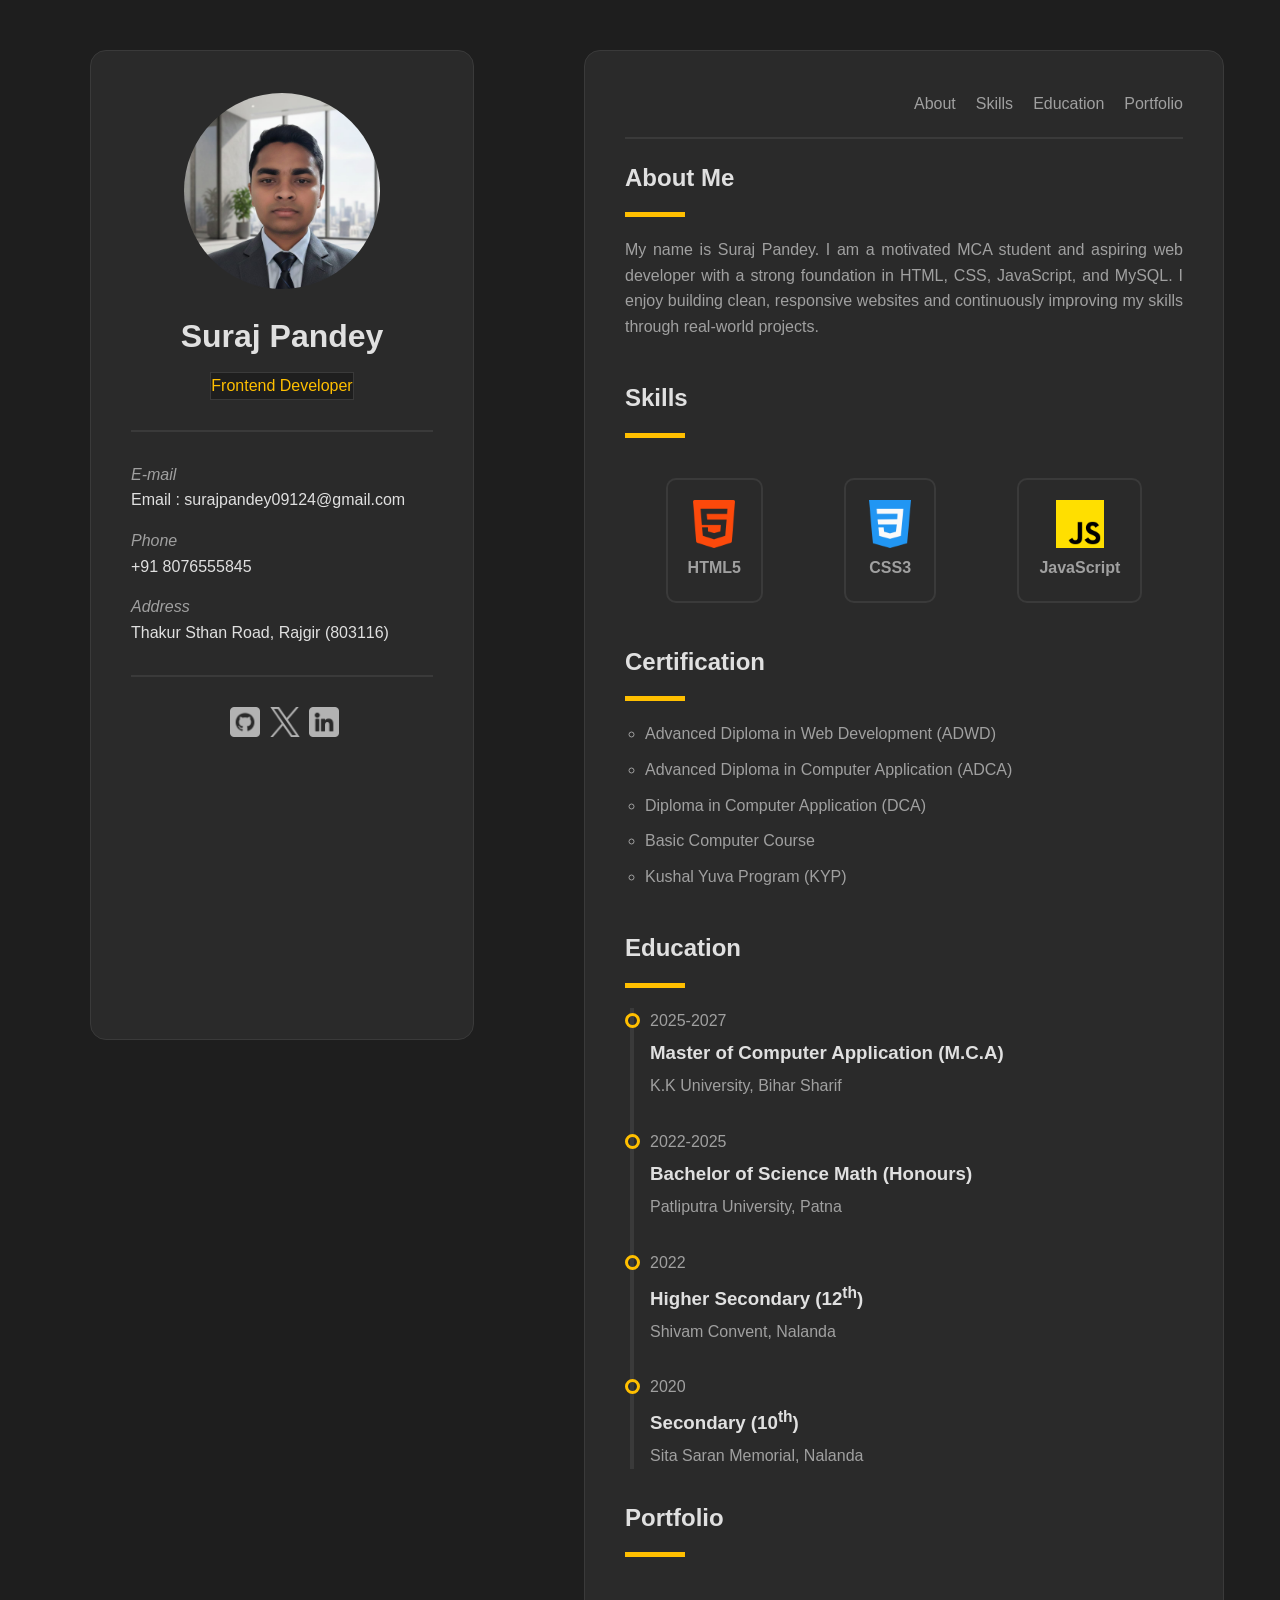
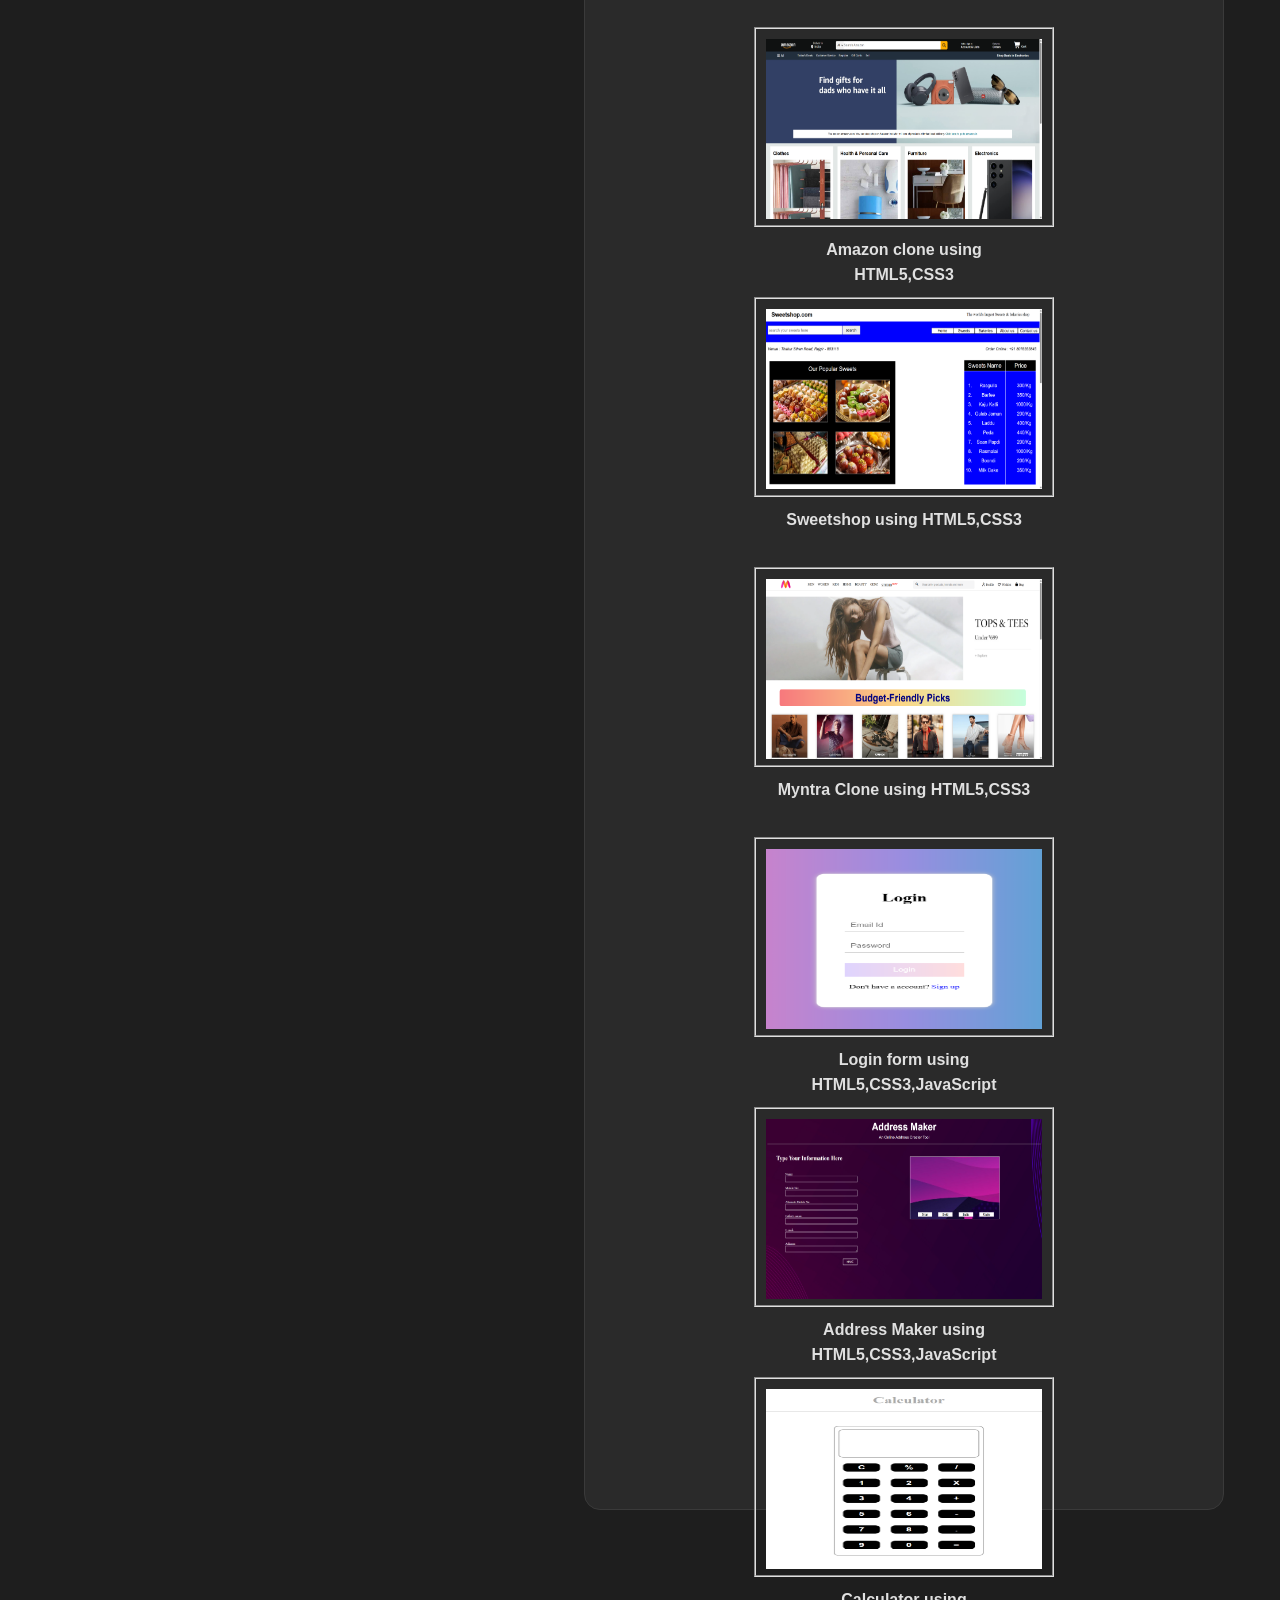
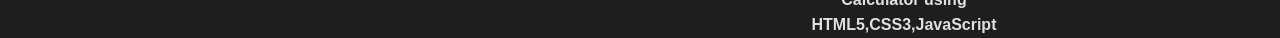
<file: index.html>
<!doctype html>
<html lang="en-us">
    <head>
        <meta charset="utf-8">
        <meta name="viewport" content="width=device-width, initial-scale=1.0">
        <title></title>
        <link rel="icon" href="picture/suraj.jpeg">
        <link rel="stylesheet" href="style.css">
    </head>
    <body>
    <!-- main_box-->
    <div class="main">
        <!-- side_bar -->
    <div class="m1">
        <!-- profile -->
        <div class="profile">
            <div><img src="picture/suraj.jpeg"></div>
            <h1>Suraj Pandey</h1>
            <p>Frontend Developer</p>
        </div>
        <!-- contact -->
        <div class="contact">
            <!-- E-mail -->
            <nav class="email">
                <address class="em">E-mail</address>
                <a href="mailto:surajpandey09124@gmail.com" class="value">Email : surajpandey09124@gmail.com</a>
            </nav>
            <!-- Phone -->
            <nav class="phone">
                <address class="em">Phone</address>
                <a href="tel:8076555845" class="value">+91 8076555845</a>
            </nav>
            <!-- Location -->
            <nav class="location">
                <address class="em">Address</address>
                <a class="value">Thakur Sthan Road, Rajgir (803116)</a>
            </nav>
        </div>
        <!-- social -->
        <div class="social">
            <a href="http://surajpandey-09124.github.io/"><img src="picture/g1.png"></a>
            <a href="http://surajpandey-09124.github.io/"><img src="picture/g2.png"></a>
            <a href="https://www.linkedin.com/in/surajpandey09124"><img src="picture/g3.png"></a>
        </div>
    </div>
     <!-- main_container -->
    <div class="m2">
    <!-- navigation -->
     <div class="navigation">
        <nav class="flex">
            <a href="#about" class="n1">About</a>
            <a href="#skill">Skills</a>
            <a href="#education">Education</a>
            <a href="#port">Portfolio</a>
        </nav>
     </div>
        <!-- about me -->
      <div id="about">
        <h2 class="heading">About Me</h2>
        <div class="line"></div>
        <p class="content">My name is Suraj Pandey. I am a motivated MCA student and aspiring web developer
with a strong foundation in HTML, CSS, JavaScript, and MySQL.
I enjoy building clean, responsive websites and continuously improving my skills through real-world projects.</p>
      </div>
      <!-- skills -->
       <div id="skill">
        <h2 class="heading">Skills</h2>
        <div class="line"></div>
        <div class="grid">
            <div class="item">
                <img src="picture/h1.png">
                <h4>HTML5</h4>
            </div>
            <div class="item">
                <img src="picture/h2.png">
                <h4>CSS3</h4>
            </div>
            <div class="item">
                <img src="picture/h3.png">
                <h4>JavaScript</h4>
            </div>
        </div>
       </div>
       <!-- certification -->
        <div id="skill">
            <h2 class="heading">Certification</h2>
            <div class="line"></div> 
            <ul type="circle">
                <li>Advanced Diploma in Web Development (ADWD)</li>
                <li>Advanced Diploma in Computer Application (ADCA)</li>
                <li>Diploma in Computer Application (DCA)</li>
                <li>Basic Computer Course</li>
                <li>Kushal Yuva Program (KYP)</li>
            </ul>
        </div>
       <!-- Education -->
        <div id="education">
        <h2 class="heading">Education</h2>
        <div class="line"></div>
        <div class="edu">
            <div class="e1">
                <div class="year">2025-2027</div>
                <h3 class="degree">Master of Computer Application (M.C.A)</h3>
                <p class="college">
                K.K University, Bihar Sharif
                </p>
                <div class="circle"></div>
            </div>
            <div class="e2">
                <div class="year">2022-2025</div>
                <h3 class="degree">Bachelor of Science Math (Honours)</h3>
                <p class="college">
                Patliputra University, Patna
                </p>
                <div class="circle"></div>
            </div>
            <div class="e3">
                <div class="year">2022</div>
                <h3 class="degree">Higher Secondary (12<sup>th</sup>)</h3>
                <p class="college">
                Shivam Convent, Nalanda
                </p>
                <div class="circle"></div>
            </div>
            <div class="e4">
                <div class="year">2020</div>
                <h3 class="degree">Secondary (10<sup>th</sup>)</h3>
                <p class="college">
                Sita Saran Memorial, Nalanda
                </p>
                <div class="circle"></div>
            </div>
            <div class="liner"></div>
        </div>
        </div>
        <!-- Portfolio -->
        <div id="port">
        <h2 class="heading">Portfolio</h2>
        <div class="line"></div>
        <div class="w">
          <div class="w1">
            <a href="./amazon_clone/index.html">
              <img src="picture/w3.png">
            </a>
            <p>Amazon clone using HTML5,CSS3</p>
          </div>
          <div class="w2">
            <a href="./sweetshop/index.html">
              <img src="picture/w2.png">
            </a>
            <p>Sweetshop using HTML5,CSS3</p>
          </div>
          <div class="w3">
            <a href="./myntra_clone/index.html">
              <img src="picture/w1.png">
            </a>
            <p>Myntra Clone using HTML5,CSS3</p>
          </div>
          <div class="w4">
            <a href="./login_application/index.html">
              <img src="picture/w6.png">
            </a>
            <p>Login form using HTML5,CSS3,JavaScript</p>
          </div>
          <div class="w5">
            <a href="./address_maker.com/index.html">
              <img src="picture/w4.png">
            </a>
            <p>Address Maker using HTML5,CSS3,JavaScript</p>
          </div>
          <div class="w6">
            <a href="./calculator_2/index.html">
              <img src="picture/w5.png">
            </a>
            <p>Calculator using HTML5,CSS3,JavaScript</p>
          </div>
          <!-- <div class="w7">
            <a href="#">
              <img src="#">
            </a>
            <p>Address Maker using HTML5,CSS3,JavaScript</p>
          </div>
          <div class="w8">
            <a href="#">
              <img src="">
            </a>
            <p>Calculator using HTML5,CSS3,JavaScript</p>
          </div> -->
        </div>
         </div>
        
        </div>
        </div>
    </div>
    </body>
</html>
</file>
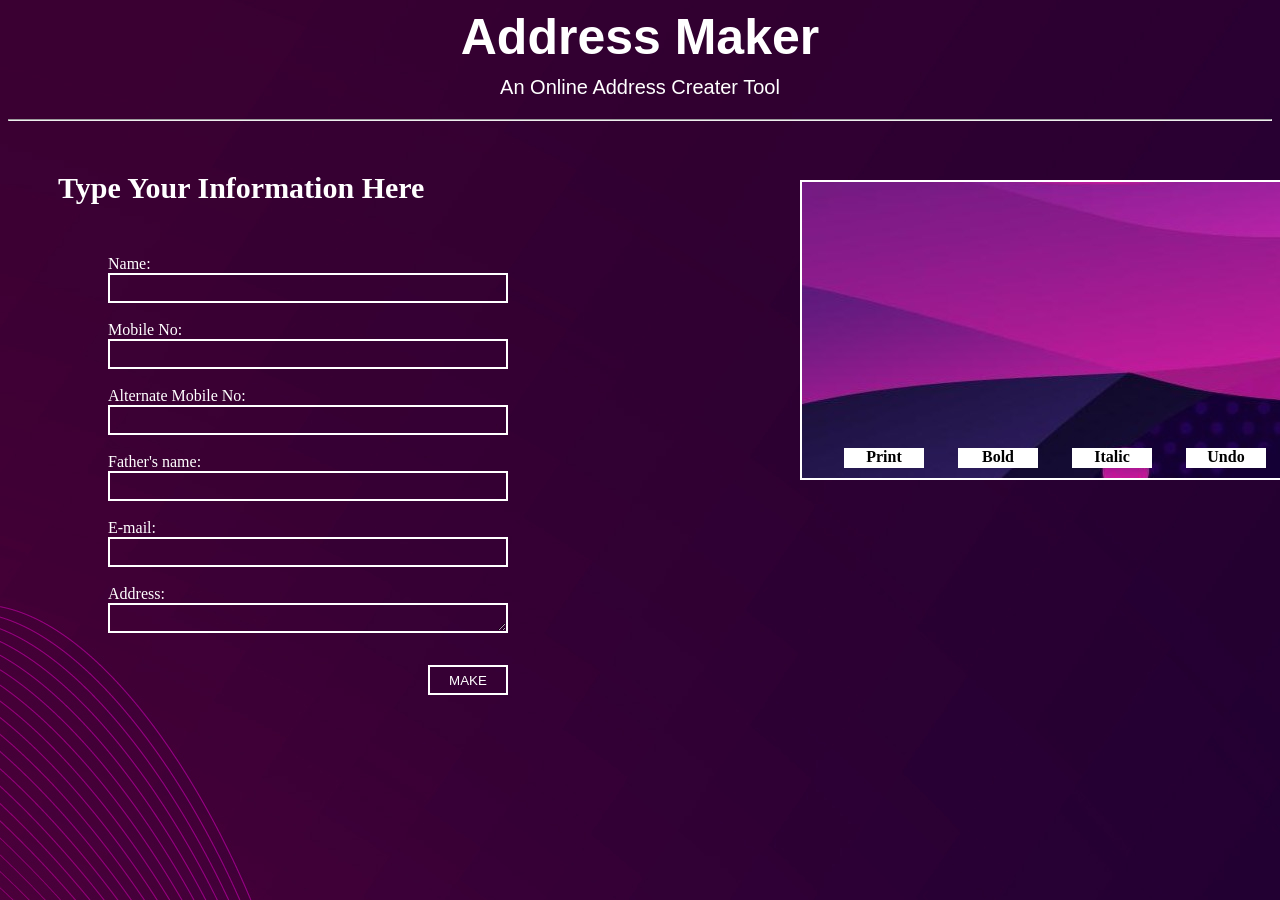
<file: address_maker.com/index.html>
<!doctype html>
<html lang="en-us">
    <head>
        <meta charset="utf-8">
        <meta name="viewport" content="width=device-width, initial-scale=1.0">
        <title></title>
        <link rel="icon" href="picture/suraj.jpeg">
        <link rel="stylesheet" href="style.css">
    </head>
    <body>
        <header>
        <h1 align="center" id="head">Address Maker</h1>
        <p align="center" id="head2">An Online Address Creater Tool</p><hr>
        </header>
        <section>
            <h1 id="s1">Type Your Information Here</h1>
            <form>
                Name:<br><input id="s2" type="text" name="name"><br><br>
                Mobile No:<br><input id="s3" type="number" name="phone"><br><br>
                Alternate Mobile No:<br><input id="s4" type="number" name="phone"><br><br>
                Father's name:<br><input id="s5" type="text" name="fname"><br><br>
                E-mail:<br><input id="s6" type="email" name="email"><br><br>
                Address:<br><textarea id="s7" type="address" name="address"></textarea><br><br>
                <input id="s8" type="button" value="MAKE" onclick="show()">
            </form>
            <div id="s9">
                <p id="d5"></p>
                <ul>
                    <li id="d1" onclick="show2()">Print</li>
                    <li id="d2" onclick="show3()">Bold</li>
                    <li id="d3" onclick="show4()">Italic</li>
                    <li id="d4" onclick="show5()">Undo</li>
                </ul>
            </div>
        </section>
        <script>
            function show(){
                var name=document.getElementById('s2').value;               
                var phone=document.getElementById('s3').value;                
                var aphone=document.getElementById('s4').value;                
                var fname=document.getElementById('s5').value;                
                var email=document.getElementById('s6').value;                
                var address=document.getElementById('s7').value;
                
                var combine= "Name: "+name+"<br>"+"Phone No: "+phone+"<br>"+"Alternate No: "+aphone+"<br>"+
                "Father's name: "+fname+"<br>"+"E-mail: "+email+"<br>"+"Address: "+address+"<br>";

                var result=document.getElementById('d5').innerHTML=(combine);
            }

            function show2(){
                var a=document.getElementById('d5');
                window.print();
            }

            function show3(){
                var a=document.getElementById('d5');
                a.style.fontWeight='bold';
            }

            function show4(){
                var a=document.getElementById('d5');
                a.style.fontStyle='italic';
            }

            function show5(){
                var a=document.getElementById('d5');
                a.style.fontWeight='normal';
                a.style.fontStyle='normal';
            }
        </script>
    </body>
</html>
</file>
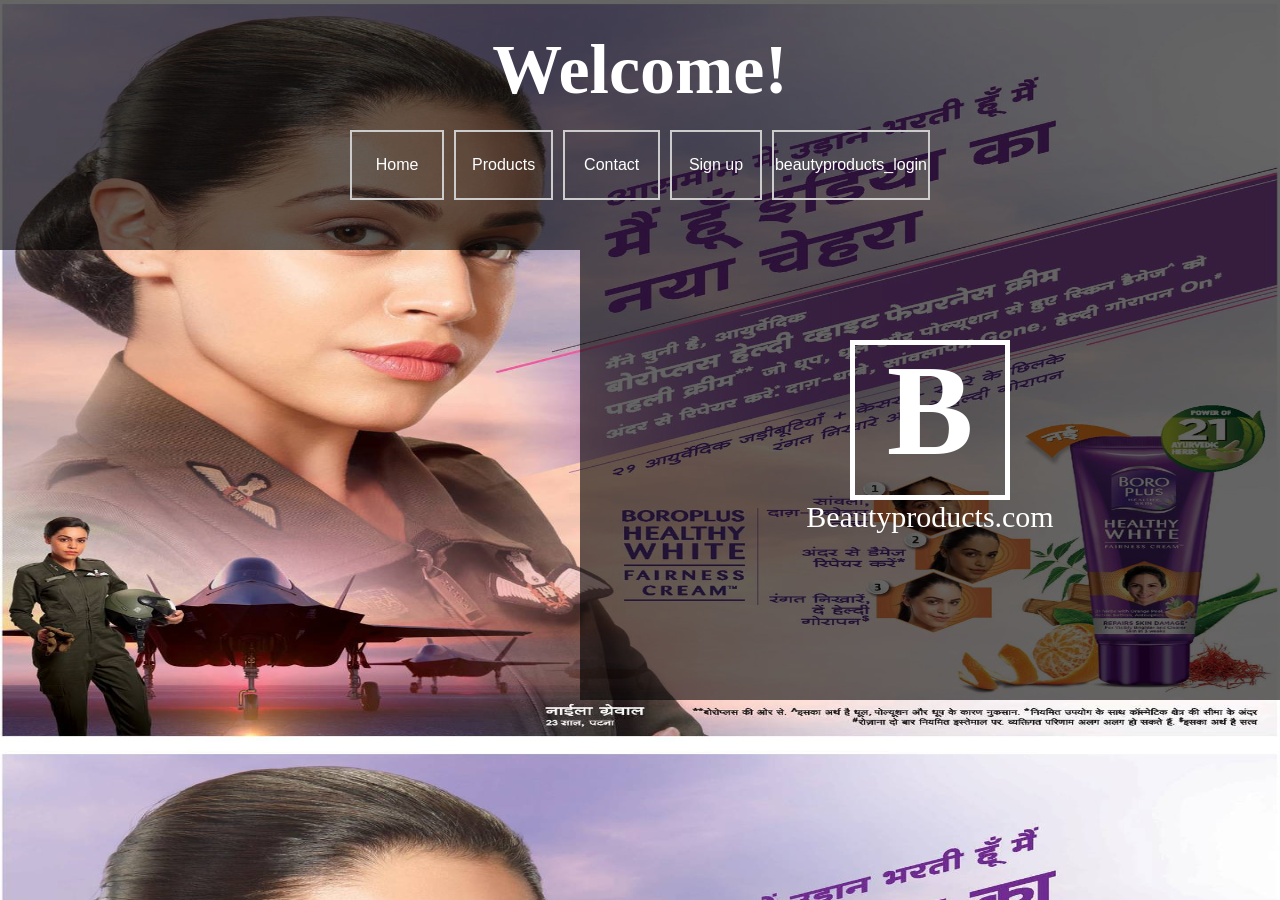
<file: beautyproducts.com/index.html>
<!doctype html>
<html>
<head>
<meta lang="en-US">
<meta charset="utf-8">
<meta name="keywords" content="BEAUTYPRODUCTS, BEAUTYPRODUCTS.COM, beautyproducts, beautyproducts.com>
<meta name="description" content="India's largest beauty shop you can purchase any beauty products with our website">
<meta name="author" content="beautyproducts.com">
<meta name="viewport" content="width=device-width,initial-scale=1.0">
<title>HomePage</title>
<link rel="stylesheet" href="style.css">
</head>
<body>
<!-- Start Home Page Heading code -->
<div>
<h1 class="welcome">Welcome!</h1>
<table class="menu" align="center" cellspacing=10px;>
<tr>
<td class="menu_item"><a href="index.html">Home</a></td>
<td class="menu_item"><a href="index_products.html">Products</a></td>
<td class="menu_item"><a href="index_contact.html">Contact</a></td>
<td class="menu_item"><a href="index_signup.html">Sign up</a></td>
<td class="menu_item"><a href="index_login.html">beautyproducts_login</a></td>
</tr></table>
</div>

<!-- End Home Page Heading code -->

<!-- Start Home Page Section coding -->

<section class="home_section">
<center><nav class="logo">
<h1 class="logo_text">B</h1>
</nav></center>
<p class="domain">Beautyproducts.com</p>
</section>

<!-- End Home Page Section coding -->
</body>
</html>
</file>
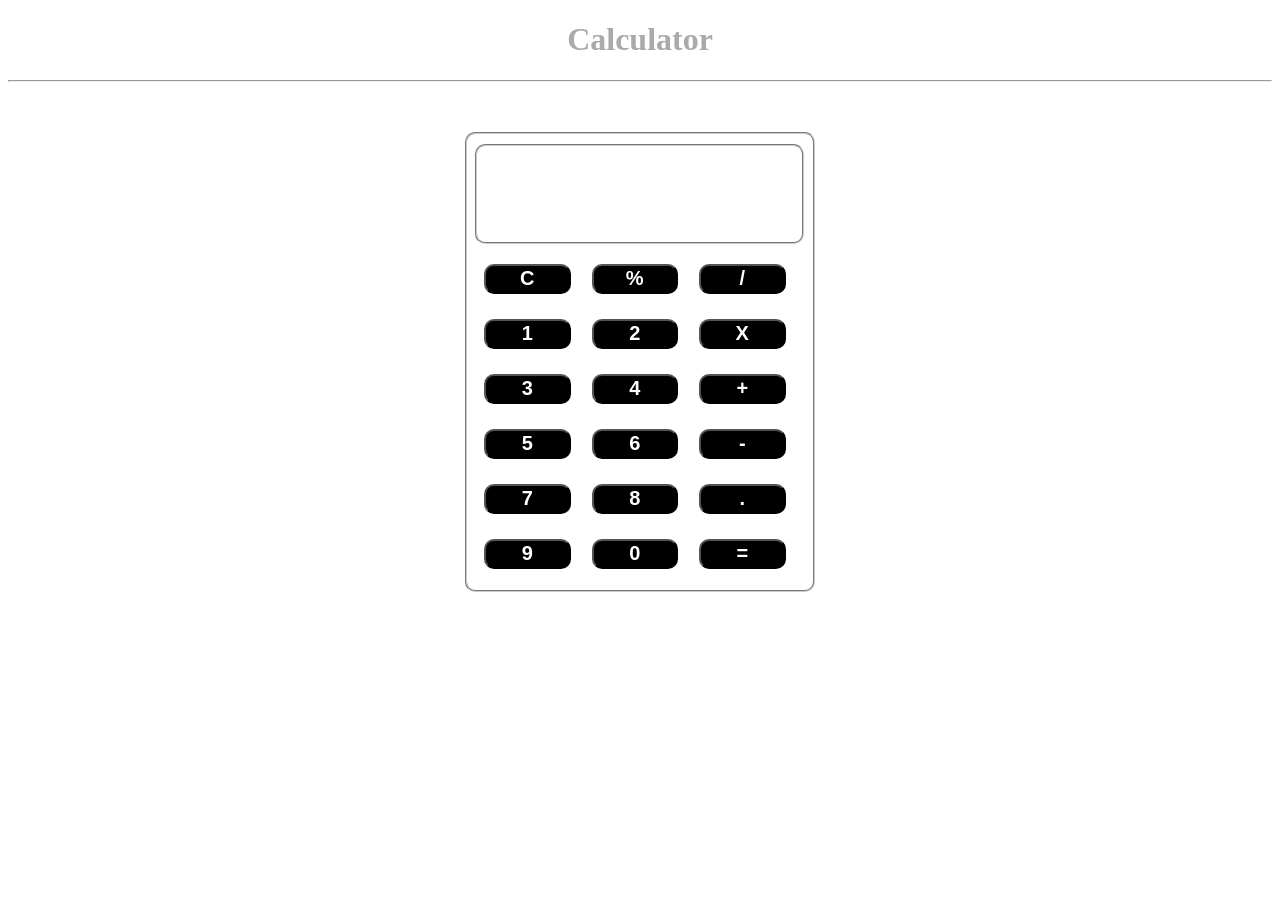
<file: calculator_2/index.html>
<!doctype html>
<html lang="en-us">
    <head>
        <meta charset="utf-8">
        <meta name="viewport" width="device-width, initial-scale=1.0">
        <title></title>
        <link rel="stylesheet" href="style.css">
        <link rel="icon" href="picture/suraj.jpeg">
    </head>
    <body>
        <h1 align="center">Calculator</h1><hr>
        <div id="main">
            <nav id="n1"></nav>
            <button id=b1 onclick="zero()">C</button>
            <button id=b2 onclick="display('%')">%</button>
            <button id=b3 onclick="display('/')">/</button>
            <button id=b4 onclick="display('1')">1</button>
            <button id=b5 onclick="display('2')">2</button>
            <button id=b6 onclick="display('*')">X</button>
            <button id=b7 onclick="display('3')">3</button>
            <button id=b8 onclick="display('4')">4</button>
            <button id=b9 onclick="display('+')">+</button>
            <button id=b10 onclick="display('5')">5</button>
            <button id=b11 onclick="display('6')">6</button>
            <button id=b12 onclick="display('-')">-</button>
            <button id=b13 onclick="display('7')">7</button>
            <button id=b14 onclick="display('8')">8</button>
            <button id=b15 onclick="display('.')">.</button>
            <button id=b16 onclick="display('9')">9</button>
            <button id=b17 onclick="display('0')">0</button>
            <button id=b18 onclick="result()">=</button>
        </div>
        <script>

            var data='';

            function display(x){
                data=data+x;
                var box=document.getElementById('n1').innerHTML=data;
            }

            function result(){
                var result=eval(data);
                var box=document.getElementById('n1').innerHTML=result;
                data=result;
            }

            function zero(){
                data='';
                var box=document.getElementById('n1').innerHTML=('');
            }

            // function show(){
            //     var one=document.getElementById('b4').value;
            //     var box=document.getElementById('n1').innerHTML=('1');
            //     }

            // function show2(){
            //     var two=document.getElementById('b5').value;
            //     var box=document.getElementById('n1').innerHTML=('2');                
            // }
            
            // function show3(){
            //     var two=document.getElementById('b7').value;
            //     var box=document.getElementById('n1').innerHTML=('3');                
            // }
            
            // function show4(){
            //     var two=document.getElementById('b8').value;
            //     var box=document.getElementById('n1').innerHTML=('4');                
            // }

            // function show5(){
            //     var two=document.getElementById('b10').value;
            //     var box=document.getElementById('n1').innerHTML=('5');                
            // }

            // function show6(){
            //     var two=document.getElementById('b11').value;
            //     var box=document.getElementById('n1').innerHTML=('6');                
            // }

            // function show7(){
            //     var two=document.getElementById('b13').value;
            //     var box=document.getElementById('n1').innerHTML=('7');                
            // }

            // function show8(){
            //     var two=document.getElementById('b14').value;
            //     var box=document.getElementById('n1').innerHTML=('8');                
            // }

            // function show9(){
            //     var two=document.getElementById('b16').value;
            //     var box=document.getElementById('n1').innerHTML=('9');                
            // }

            // function show0(){
            //     var two=document.getElementById('b17').value;
            //     var box=document.getElementById('n1').innerHTML=('0');                
            // }
            
            // function showadd(){
            //     var add=document.getElementById('b9').value;
            //     var box=document.getElementById('n1').innerHTML=('+');
            // }

            // function showmodule(){
            //     var module=document.getElementById('b2').value;
            //     var box=document.getElementById('n1').innerHTML=('%');
            // }

            // function showdivide(){
            //     var divide=document.getElementById('b3').value;
            //     var box=document.getElementById('n1').innerHTML=('/');
            // }

            // function showmultiply(){
            //     var multiply=document.getElementById('b6').value;
            //     var box=document.getElementById('n1').innerHTML=('X');
            // }

            // function showminus(){
            //     var minus=document.getElementById('b12').value;
            //     var box=document.getElementById('n1').innerHTML=('-');
            // }

            // function showdot(){
            //     var dot=document.getElementById('b15').value;
            //     var box=document.getElementById('n1').innerHTML=('.');
            // }

            
</script>
    </body>
</html>
</file>
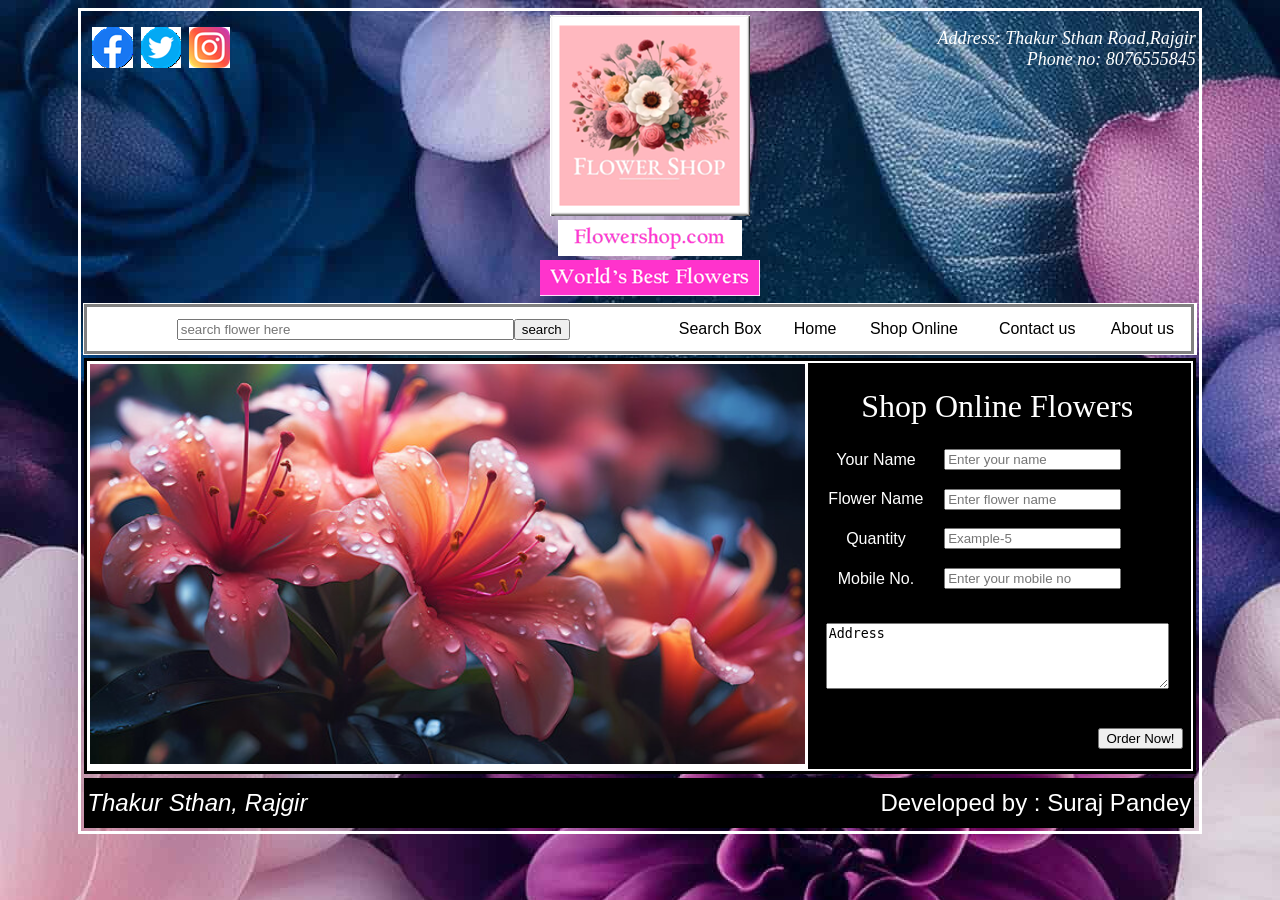
<file: flowershop.com/index.html>
<!doctype html>
<html>
<head>
<title>flowershop.com</title></head>
<body background="picture/flower.jpg">
<table width="1080" height="768"  align="center" bordercolor="white">
<tr><td height="282" weight="250">
<Pre> <img src="picture/f.png"> <img src="picture/t.png"> <img src="picture/i.png"></pre><br><br><br><br><br><br><br><br><br><br><br><br><b</td>
<td height="282" align="center">
<img src="picture/fl.png"><br>
<img src="picture/8.png"><br>
<img src="picture/w.png"></td>

<td height="282" align="right" width="300"><address><font color="white" face="bahnschrift" size="4">Address: Thakur Sthan Road,Rajgir</font></address>
<address><font color="white" face="bahnschrift" size="4">Phone no: 8076555845</font></address><br><br><br><br><br><br><br><br><br><br><br><br></td></tr>
<tr bgcolor="white"><td colspan="3" height="50">
<table width="1110" height="50" bordercolor="gray" >
<tr>
<td align="center"><form><input type="search" size="40" name="search" placeholder="search flower here"><input type="submit" value="search"></form></td>
<td align="center"><font color="black" face="sans-serif">Search Box</font></td>
<td align="center"><font color="black"  face="sans-serif">Home</font></td>
<td align="center"><font color="black"  face="sans-serif">Shop Online</font></td>
<td align="center"><font color="black"  face="sans-serif">Contact us</font></td>
<td align="center"><font color="black"  face="sans-serif">About us</font></td>
</tr></table></td></tr>
<tr><td colspan="3" height="386">

<table width="1024" height="386"  bgcolor="white" bordercolor="black">
<tr>
<td width="643" ><img src="picture/0.jpg" height="400"></td>
<td bgcolor="black"><table width="381" height="386">
<tr><td colspan="2" align="center"><font color="white" face="righteous" size="6">Shop Online Flowers</font></td></tr>
<tr><td align="center"><font color="white" face="sans-serif">Your Name</font></td><td><form><input type="text" name="yourname" placeholder="Enter your name"></td></tr>
<tr><td align="center"><font color="white" face="sans-serif">Flower Name</font></td><td><input type="test" name="flowername" placeholder="Enter flower name"></td></tr>
<tr><td align="center"><font color="white" face="sans-serif">Quantity</font></td><td><input type="number" name="quantity" placeholder="Example-5"></td></tr>
<tr><td align="center"><font color="white" face="sans-serif">Mobile No.</font></td><td><input type="number" name="mobileno" placeholder="Enter your mobile no"></td></tr>
<tr><td colspan="2" align="center"><font color="white" face="sans-serif"><textarea name="address" cols="40" rows="4">Address</textarea></font></td></tr>
<tr><td align="right" colspan="2"><font color="white" face="sans-serif"><input type="submit" value="Order Now!"></form></font></td><td></td></tr></table>
</td>
</tr>
</table></td></tr>
<tr><td colspan="3" height="50">
<table width="1110" height="50"  bgcolor="black"><tr>
<td><font size="5" color="white" face="sans-serif"><address>Thakur Sthan, Rajgir</address></font></td>
<td align="right"><font size="5" color="white" face="sans-serif">Developed by : Suraj Pandey</font></td></tr></table>
</body>
</html>
</file>
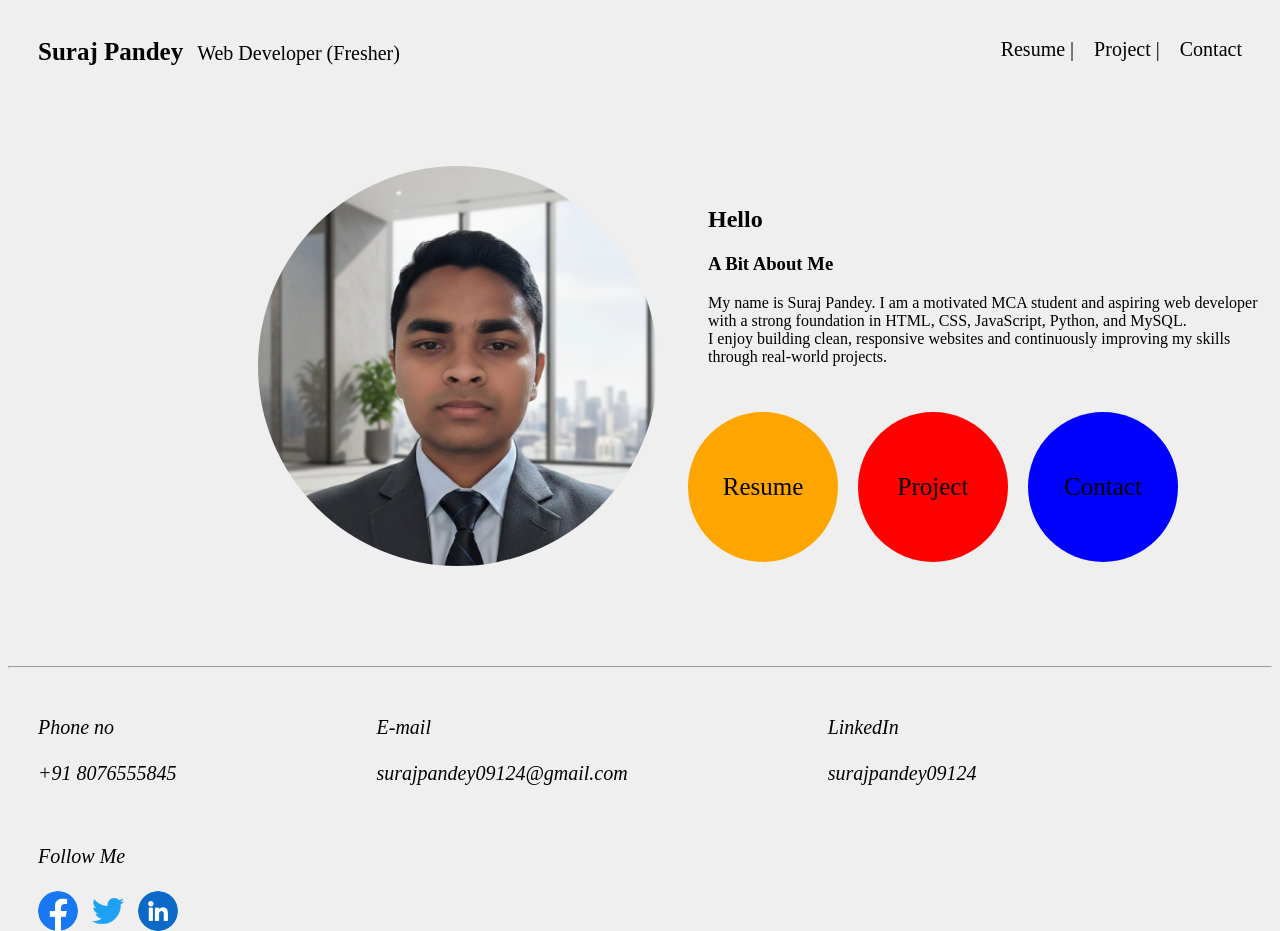
<file: portfolio2.com/index.html>
<!doctype html>
<html lang="en-us">
<meta charset="utf-8">
<meta name="viewport" content="width=device-width, initial-scale=1.0">
<link rel="stylesheet" href="style.css">
<link rel="icon" href="picture/suraj.jpeg">
<title>Suraj Pandey</title>
</head>
<body>
<div class="circle"></div>
<ul>
<li class="name">Suraj Pandey</li>
<li class="post">Web Developer (Fresher)</li>
<li class="contact"><a href="#">Contact</a></li>
<li class="project"><a href="../css/project_css/beautyproducts.com">Project</a>    |</li>
<li class="resume"><a href="resume.html">Resume</a>    |</li>
</ul>
<section>
<img src="picture/suraj.jpeg">
<h1 class="hello">Hello</h1>
<h3 class="about">A Bit About Me</pre></h3>
<p>My name is Suraj Pandey. I am a motivated MCA student and aspiring web developer<br> with a strong foundation in HTML, CSS, JavaScript, Python, and MySQL.<br> I enjoy building clean, responsive websites and continuously improving my skills through real-world projects.</p>
<nav class="c1"><a href="resume.html">Resume</a></nav>
<nav class="c2"><a href="../css/project_css/beautyproducts.com">Project</a></nav>
<nav class="c3"><a href="#">Contact</a></nav>
</section>
<hr>
<footer>
<address>Phone no  <br><br>+91 8076555845</address>
<address>E-mail  <br><br>surajpandey09124@gmail.com</address>
<address>LinkedIn  <br><br><a href="https://www.linkedin.com/in/surajpandey09124">surajpandey09124</a></address>
<address>Follow Me<br><br>
<a href="#"><img src=picture/1.png id="img"></a>
<a href="#"><img src=picture/2.png id="img"></a>
<a href="https://www.linkedin.com/in/surajpandey09124"><img src=picture/3.png id="img"></a>
</address>
</footer>
</body>
</html>
</file>
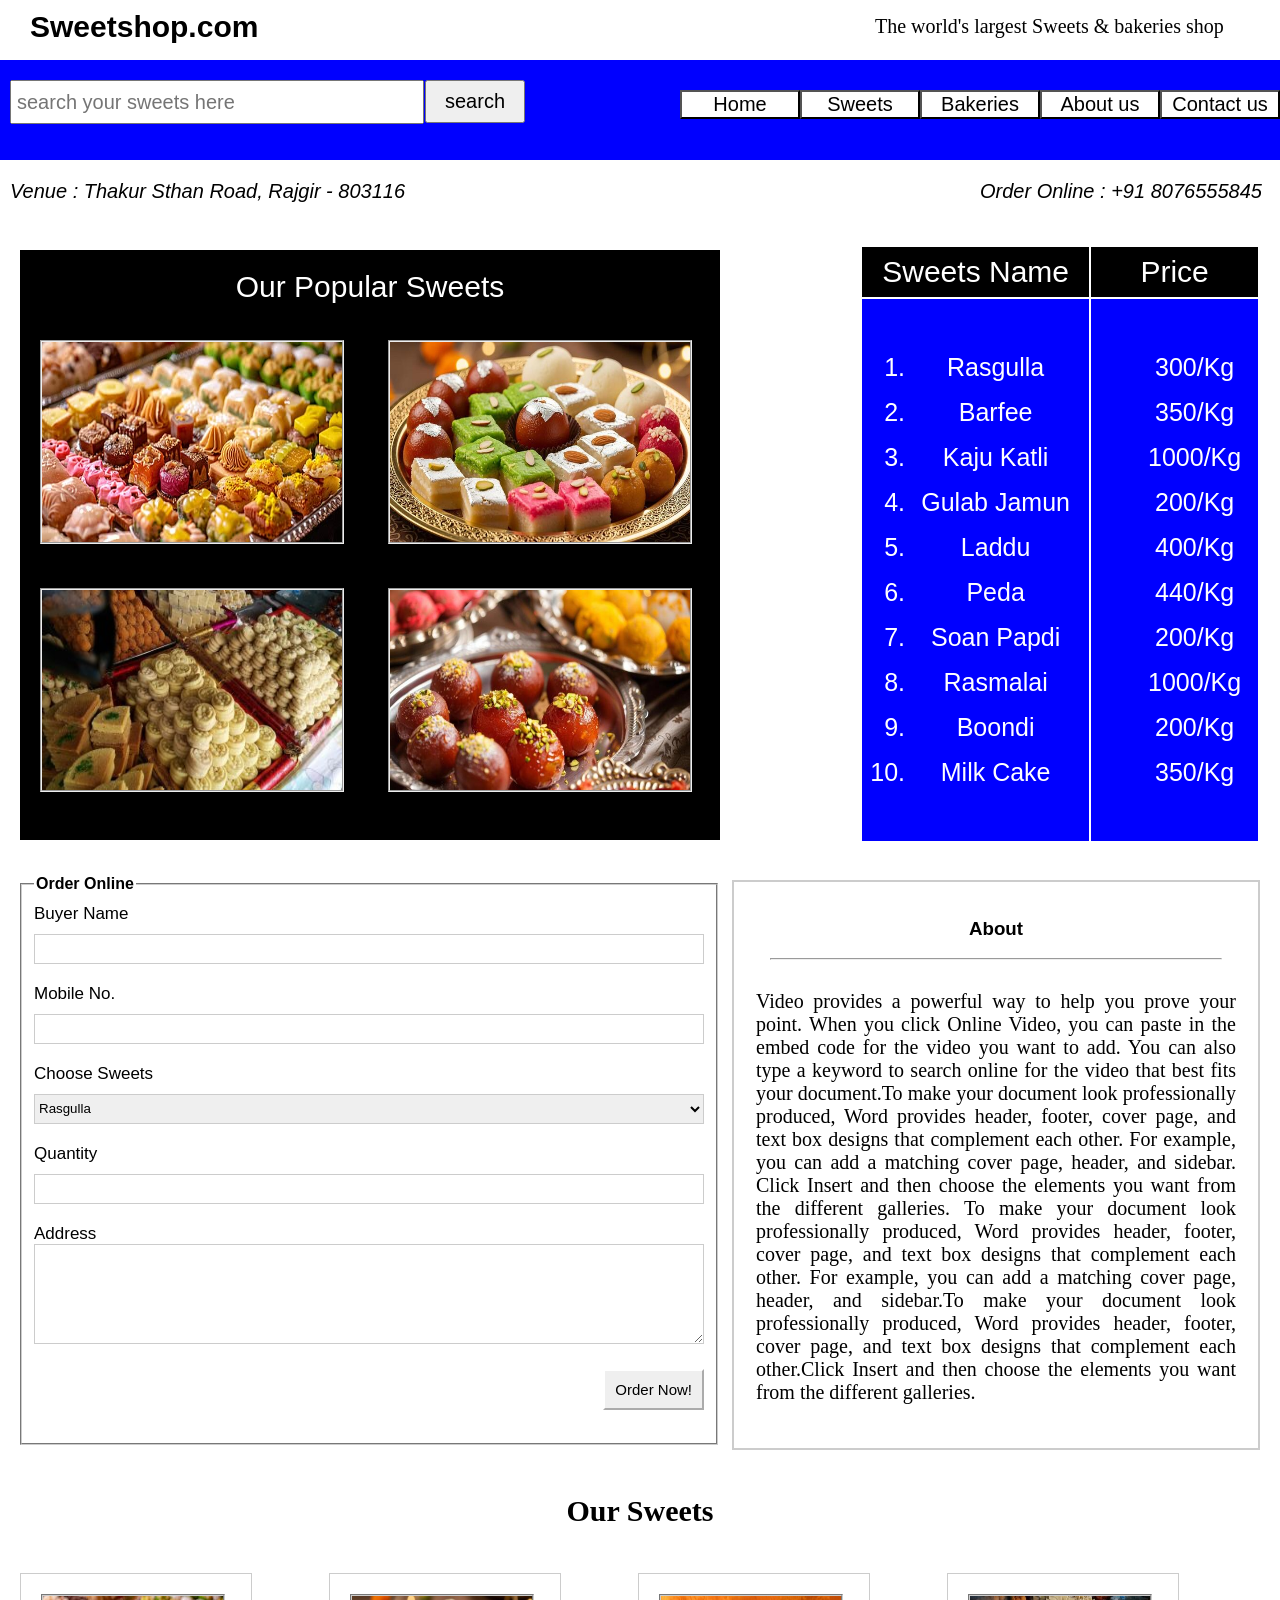
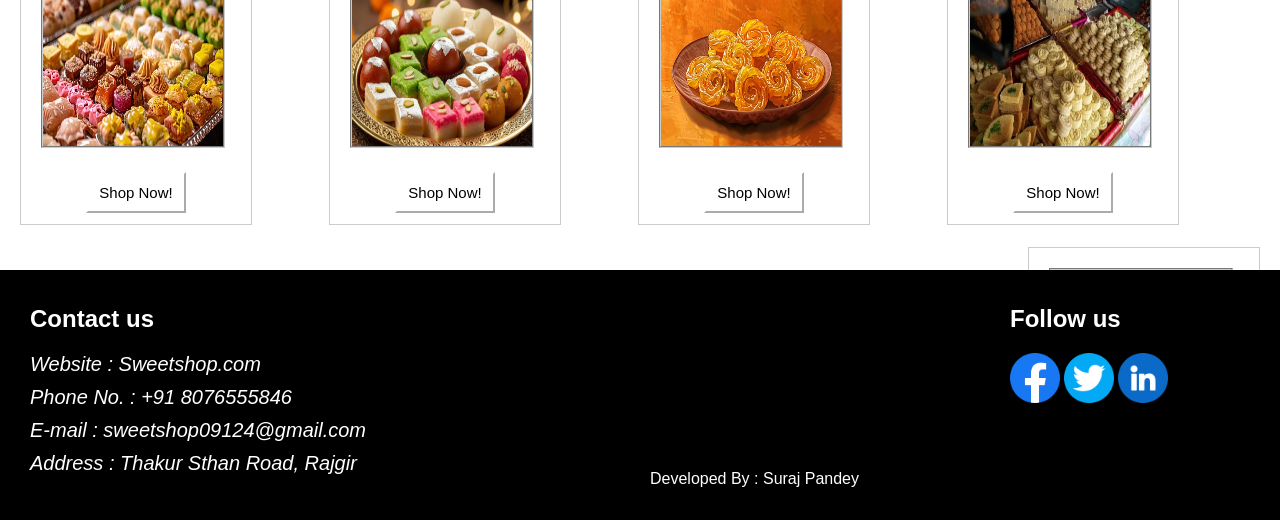
<file: sweetshop.com/index.html>
<!doctype html>
<html>
<head>
<title>Sweetshop.com</title>
<style>
body{padding:0;margin:0}
.first{width:100%;height:1000px;box-sizing:border-box;}
.one{width:300px;height:50px;box-sizing:border-box;font-family:sans-serif;font-size:30px;margin-top:10px;float:left;font-weight:bold;margin-left:30px;}
.two{width:380px;height:50px;box-sizing:border-box;font-family:centurygothic;font-size:20px;margin-top:10px;float:right;padding:5px;margin-right:30px;}
.three{width:100%;height:100px;box-sizing:border-box;background-color:blue;float:left;}
.four{width:400px;height:30px;float:left;padding:5px;font-size:20px;margin-top:20px;margin-left:10px;}
.five{width:100px;height:43px;float:left;font-size:20px;margin-top:20px;margin-left:1px;}
.six{width:120px;heigh:50px;font-size:20px;font-family:sans-serif;float:right;margin-top:30px;background-color:white;}
a{text-decoration:none;color:black;}
.seven{width:500px;height:50px;float:left;box-sizing:border-box;font-family:sans-serif;font-size:20px;margin-top:20px;margin-left:10px;}
.eight{width:300px;height:50px;float:right;box-sizing:border-box;font-family:sans-serif;font-size:20px;margin-top:20px;}
.nine{width:700px;height:590px;background-color:black;float:left;margin-top:20px;margin-left:20px;}
.ten{width:300px;height:200px;border-width:2px;border-style:groove;margin:20px;}
.you{width:500px;height:50px;font-size:30px;font-family:sans-serif;color:white;text-align:center;margin-top:20px;border-width:bold;}
.me{width:400px;height:600px;float:right;margin-top:15px;margin-right:20px;}
.name{font-family:sans-serif;color:white;font-size:30px;text-align:center;}
.price{font-family:sans-serif;color:white;font-size:30px;text-align:center;}
.sweet_name{font-family:sans-serif;color:white;font-size:25px;text-align:center;padding:10px;box-sizing:border-box;line-height:45px;border-bottom-width:2px;border-bottom-style:solid;border-bottom-color:white;}
.sweet_price{font-family:sans-serif;color:white;font-size:25px;text-align:center;padding:10px;box-sizing:border-box;line-height:45px;border-bottom-width:2px;border-bottom-style:solid;border-bottom-color:white;}
.order{list-style:none;}
.set{float:left;width:670px;height:550px;margin-left:20px;margin-top:35px;border-color:#ccc;}
.about{width:500px;height:550px;border-weight:1px;border-style:solid;float:right;margin-top:35px;margin-right:20px;border-color:#ccc;}
.us{font-family:sans-serif;font-weight:bold;margin-top:20px;text-align:center;margin-top:30px;box-sizing:border-box;}
p{text-align:justify;font-family:centurygothic;font-size:20px;font-weight:normal;padding:10px;}
legend{font-family:sans-serif;}
.order_online{font-family:sans-serif;font-size:17px;margin-top:5px;}
.order_input{width:100%;height:30px;box-sizing:border-box;border-color:#ccc;border-width:1px;border-style:solid;margin-top:10px;}
textarea{width:100%;height:100px;border-color:#ccc;box-sizing:border-box;}
.order_submit{float:right;padding:10px;font-size:15px;border-color:#ccc;box-sizing:border-box;border-color:white;}
.sweets_img{width:100%;height:400px;float:left;margin-top:20px;}
.more_sweets{text-align:center;font-family:centurygothic;font-size:30px;}
.sweets{width:230px;height:250px;border-width:1px;border-style:solid;border-color:#ccc;float:left;margin-right:57px;margin-top:20px;margin-left:20px;}
.sweets_end{width:230px;height:250px;border-width:1px;border-style:solid;border-color:#ccc;float:right;margin-right:20px;margin-top:22px;}
.s_img{width:180px;height:150px;border-width:2px;border-style:groove;border-color:#ccc;margin:20px;}
.sweets_button{padding:10px;font-size:15px;border-color:#ccc;box-sizing:border-box;border-color:white;background-color:white;width:100px;}
footer{width:100%;height:250px;float:left;background-color:black;}
.contact_us{width:400px;height:250px;float:left;box-sizing:border-box;padding:30px;}
.social_link{width:300px;height:250px;float:right;box-sizing:border-box;padding:30px;}
.contact_title{color:white;font-family:sans-serif;margin-top:5px;}
.contact_details{color:white;font-family:sans-serif;font-size:20px;margin-bottom:10px;}
.social_logo{width:50px;}
.developer{color:white;float:left;margin-top:200px;margin-left:250px;font-family:sans-serif;}
</style>
</head>
<body>
<div class="first">
<header>
<div class="one">Sweetshop.com</div>
<div class="two">The world's largest Sweets & bakeries shop</div>
</header>
<div class="three">
<form>
<input class="four" type="text" name="search" placeholder="search your sweets here">
<input class="five" type="submit" name="submit" value="search">
</form>
<button class="six"><a href=".contact_us">Contact us</a></button>
<button class="six"><a href=".about">About us</a></button>
<button class="six"><a href="index_sweets.html">Bakeries</a></button>
<button class="six""><a href="index_sweets.html">Sweets</a></button>
<button class="six"><a href="index_sweets.html">Home</a></button>
</div>
<section>
<nav class="seven"><address>Venue : Thakur Sthan Road, Rajgir - 803116</address></nav>
<nav class="eight"><address>Order Online : +91 8076555845</address></nav>
<div class="nine">
<center><nav class="you">Our Popular Sweets</nav></center>
<img src="picture/s1.jpg" class="ten">
<img src="picture/s2.jpg" class="ten">
<img src="picture/s4.jpg" class="ten">
<img src="picture/s5.jpg" class="ten">
</div>
<table class="me">
<tr height="50" bgcolor="black">
<td class="name">Sweets Name</td>
<td class="price">Price</td>
</tr>
<tr bgcolor="blue">
<td class="sweet_name">
<ol>
<li>Rasgulla</li>
<li>Barfee</li>
<li>Kaju Katli</li>
<li>Gulab Jamun</li>
<li>Laddu</li>
<li>Peda</li>
<li>Soan Papdi</li>
<li>Rasmalai</li>
<li>Boondi</li>
<li>Milk Cake</li>
</ol>
</td>
<td class="sweet_price">
<ol class="order">
<li>300/Kg</li>
<li>350/Kg</li>
<li>1000/Kg</li>
<li>200/Kg</li>
<li>400/Kg</li>
<li>440/Kg</li>
<li>200/Kg</li>
<li>1000/Kg</li>
<li>200/Kg</li>
<li>350/Kg</li>
</ol>

</td>
</tr>
</table>
<fieldset class="set">
<legend><b>Order Online</b></legend>
<form class="order_online">
Buyer Name<br><input name="buyername" type="text" class="order_input"><br><br>
Mobile No.<br><input type="number" name="mobileno" class="order_input"><br><br>
Choose Sweets<br><select name="choosesweets" class="order_input">
<option type="Rasgulla">Rasgulla</option>
<option type="Barfee">Barfee</option>
<option type="Laddu">Laddu</option>
<option type="Gulad Jamun">Gulab Jamun</option>
<option type="Soan Papdi">Soan Papdi</option></select><br><br>
Quantity<br><input type="number" name="quantity" class="order_input"><br><br>
Address<br><textarea rows="5" cols="30" name="address"></textarea><br><br>
<input type="submit" name="submit" value="Order Now!" class="order_submit">
</form>
</fieldset>
<fieldset class="about"><nav class="us"><h1>About</h1></nav><hr width="450">
<p>Video provides a powerful way to help you prove your point. When you click Online Video, you can paste in the embed code for the video you want to add. You can also type a keyword to search online for the video that best fits your document.To make your document look professionally produced, Word provides header, footer, cover page, and text box designs that complement each other. For example, you can add a matching cover page, header, and sidebar. Click Insert and then choose the elements you want from the different galleries.
To make your document look professionally produced, Word provides header, footer, cover page, and text box designs that complement each other. For example, you can add a matching cover page, header, and sidebar.To make your document look professionally produced, Word provides header, footer, cover page, and text box designs that complement each other.Click Insert and then choose the elements you want from the different galleries.</p>
</fieldset>
<div class="sweets_img"><h1 class="more_sweets">Our Sweets</h1>
<nav class="sweets"><img src="picture/s1.jpg" class="s_img"><center><a href=".set"><button class="sweets_button">Shop Now!</button></a></center></nav>
<nav class="sweets"><img src="picture/s2.jpg" class="s_img"><center><a href=".set"><button class="sweets_button">Shop Now!</button></a></center></nav>
<nav class="sweets"><img src="picture/s3.jpg" class="s_img"><center><a href=".set"><button class="sweets_button">Shop Now!</button></a></center></nav>
<nav class="sweets"><img src="picture/s4.jpg" class="s_img"><center><a href=".set"><button class="sweets_button">Shop Now!</button></a></center></nav>
<nav class="sweets_end"><img src="picture/s5.jpg" class="s_img"><center><a href=".set"><button class="sweets_button">Shop Now!</button></a></center></nav>
</div>
</section>
<footer>
<nav class="contact_us"><h1 class="contact_title">Contact us</h1>
<address class="contact_details">Website : Sweetshop.com</address>
<address class="contact_details">Phone No. : +91 8076555846</address>
<address class="contact_details">E-mail : sweetshop09124@gmail.com</address>
<address class="contact_details">Address : Thakur Sthan Road, Rajgir</address>
</nav>
<nav class="developer">Developed By : Suraj Pandey</nav>
<nav class="social_link"><h1 class="contact_title">Follow us</h1>
<a href="#"><img src="picture/f1.png" class="social_logo"></a>
<a href="#"><img src="picture/t1.png" class="social_logo"></a>
<a href="www.linkedin.com/in/surajpandey09124"><img src="picture/l1.png" class="social_logo"></a>
</nav>
</footer></div>
</body>
</html>
</file>
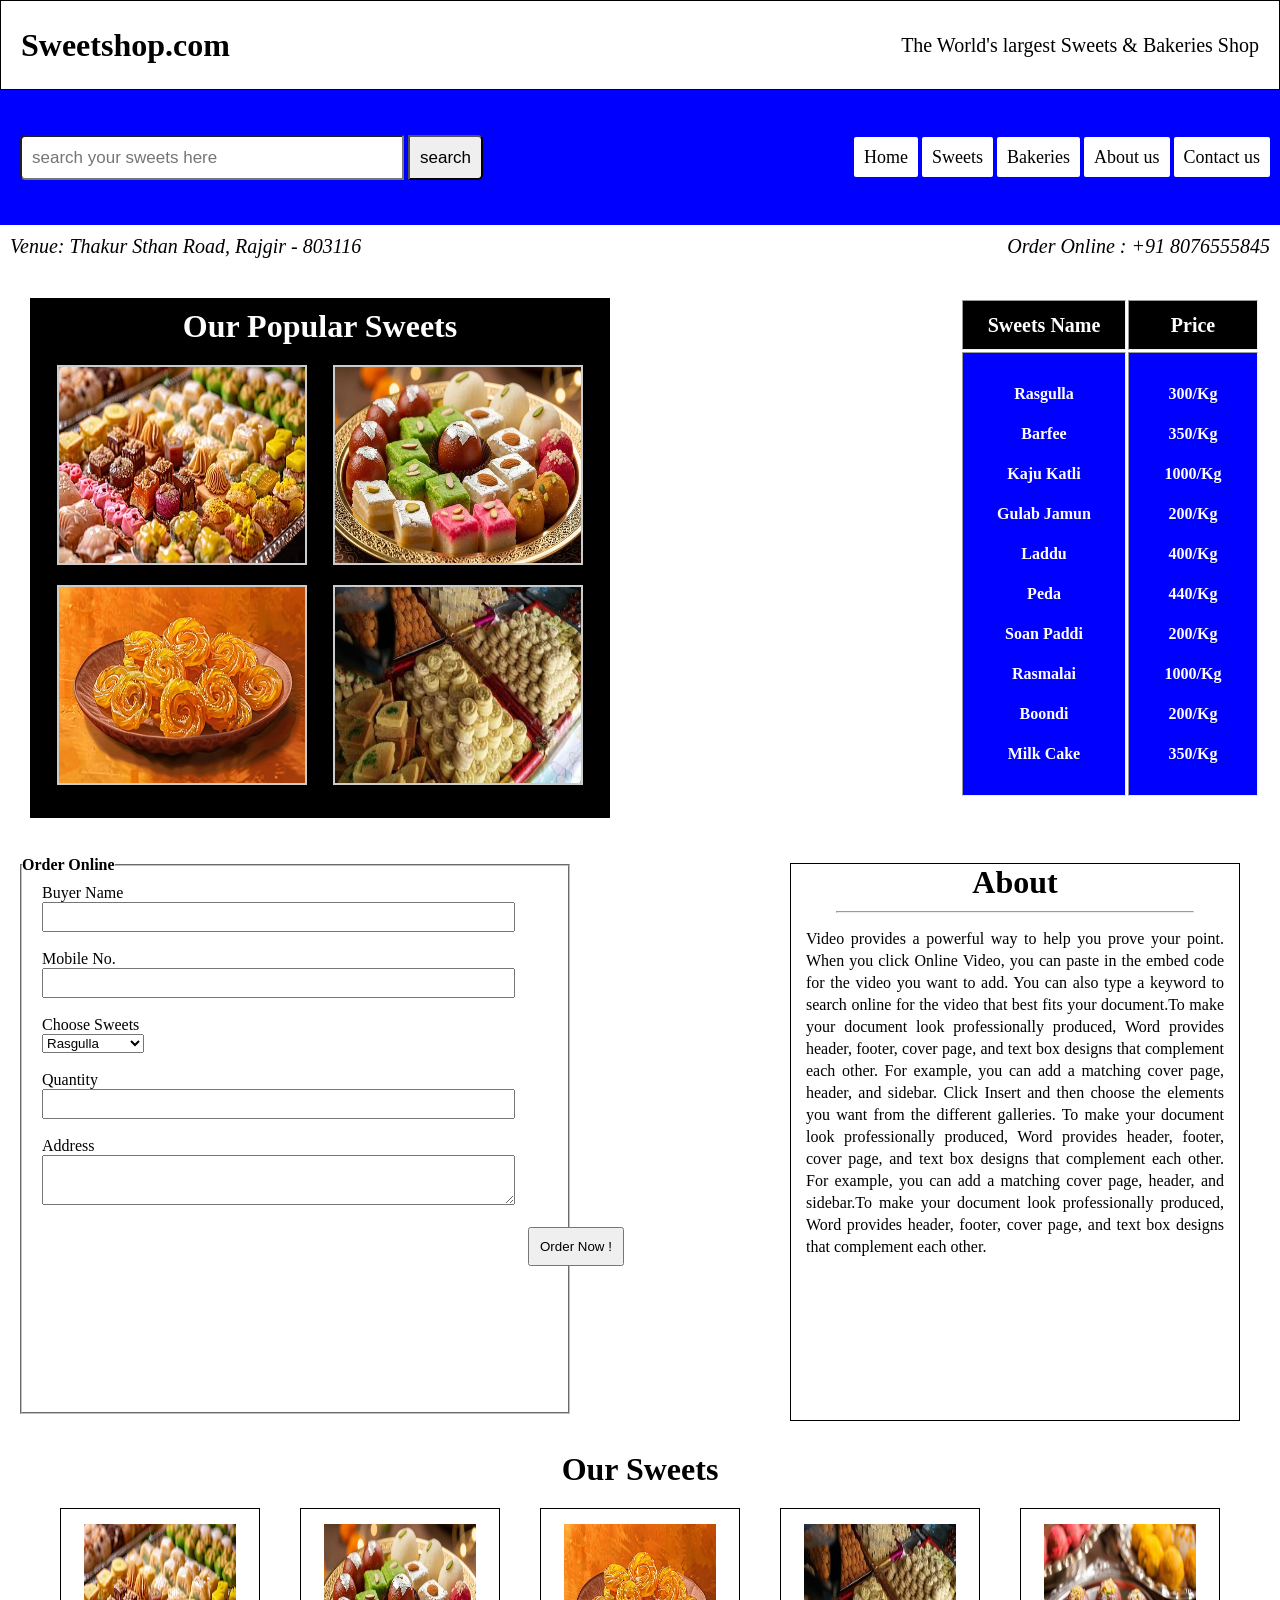
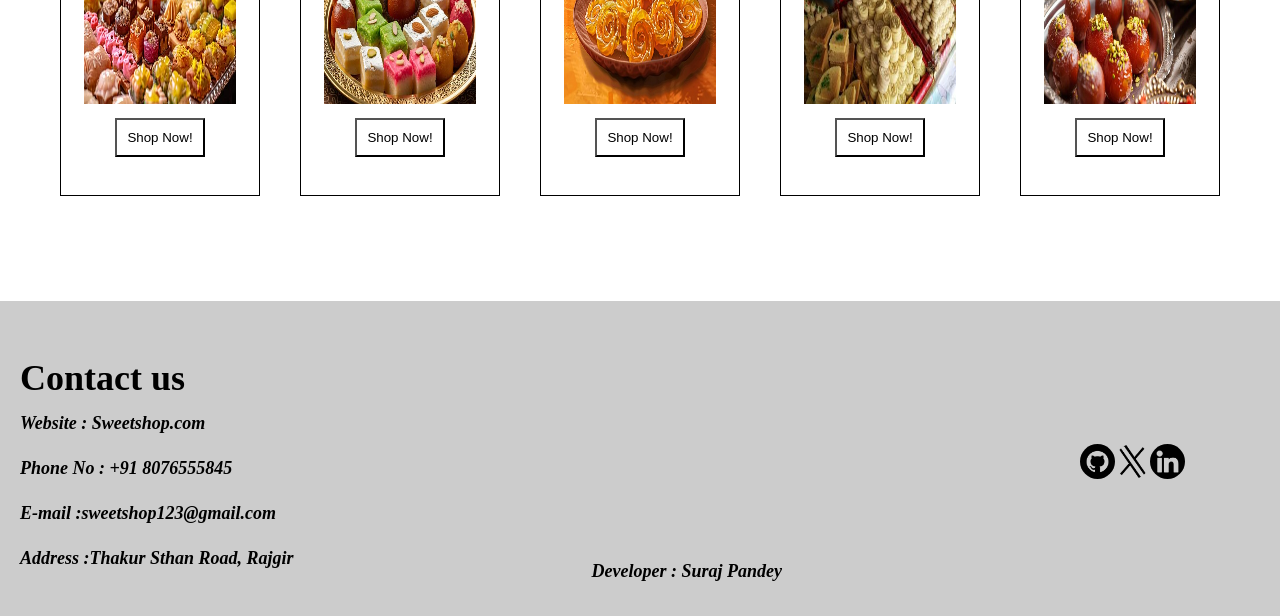
<file: sweetshop/index.html>
<!doctype html>
<html lang="en-us">
  <head>
    <meta charset="utf-8">
    <meta name="viewport" content="width=device-width, initial-scale=1.0">
    <title>Sweetshop.com</title>
    <link rel="stylesheet" href="style.css">
  </head>
  <body>
    <header>
      <div class="logo">
        <h1>Sweetshop.com</h1>
      </div>
      <div class="banner">
        <p>The World's largest Sweets & Bakeries Shop
        </p>
      </div>
    </header>
    <main>
      <section>
        <form>
          <input type="text" placeholder="search your sweets here" class="search">
          <input type="submit" value="search" class="submit">
        </form>
        <div class="nav-bar">
          <a href="#">Home</a>
          <a href="sweets.com/index.html">Sweets</a>
          <a href="#shop">Bakeries</a>
          <a href="#p">About us</a>
          <a href="#contact">Contact us</a>
        </div>
      </section>
      <div class="add">
        <address>Venue: Thakur Sthan Road, Rajgir - 803116</address>
        <address>Order Online : +91 8076555845</address>
      </div>
      <div class="container">
        <div class="sweets">
          <h1>Our Popular Sweets</h1>
          <div class="pic">
            <div class="box">
              <img src="picture/s1.jpg">
            </div>
            <div class="box">
              <img src="picture/s2.jpg">
            </div>
            <div class="box">
              <img src="picture/s3.jpg">
            </div>
            <div class="box">
              <img src="picture/s4.jpg">
            </div>
          </div>
        </div>
         <div class="items">
          <table width="300" height="500" border="2">
            <tr height="50" align="center" class="name">
              <td>Sweets Name</td>
              <td>Price</td>
            </tr>
            <tr align="center" class="item">
              <td>
                <ol>
                  <li>Rasgulla</li>
                  <li>Barfee</li>
                  <li>Kaju Katli</li>
                  <li>Gulab Jamun</li>
                  <li>Laddu</li>
                  <li>Peda</li>
                  <li>Soan Paddi</li>
                  <li>Rasmalai</li>
                  <li>Boondi</li>
                  <li>Milk Cake</li>
                </ol>
              </td>
              <td width="130">
                <ol>
                  <li>300/Kg</li>
                  <li>350/Kg</li>
                  <li>1000/Kg</li>
                  <li>200/Kg</li>
                  <li>400/Kg</li>
                  <li>440/Kg</li>
                  <li>200/Kg</li>
                  <li>1000/Kg</li>
                  <li>200/Kg</li>
                  <li>350/Kg</li>
                </ol>
              </td>
            </tr>
          </table>
        </div>
        <div class="field">
          <fieldset>
          <legend><b>Order Online</b></legend>
          <form>
          Buyer Name<br>
          <input type="text" class="text"><br><br>
          Mobile No.<br>
          <input type="number" class="text"><br><br>
          Choose Sweets<br><select name="Choose Sweets">
            <option>Rasgulla</option>
            <option>Barfee</option>
            <option>Laddu</option>
            <option>Gulab Jamun</option>
            <option>Soan Papdi</option>
          </select><br><br>
          Quantity<br>
          <input type="number" class="text"><br><br>
          Address<br>
          <textarea></textarea><br><br>
          <input type="submit" value="Order Now !" class="order">
          </form>
        </fieldset>
        <div class="about" id="p">
          <h1 style="text-align:center;margin-bottom:10px">About</h1><center>
            <hr size="3" width="80%">
          </center>
          <div class="data">
            Video provides a powerful way to help you prove your point. When you click Online Video, you can paste in the embed code for the video you want to add. You can also type a keyword to search online for the video that best fits your document.To make your document look professionally produced, Word provides header, footer, cover page, and text box designs that complement each other. For example, you can add a matching cover page, header, and sidebar. Click Insert and then choose the elements you want from the different galleries. To make your document look professionally produced, Word provides header, footer, cover page, and text box designs that complement each other. For example, you can add a matching cover page, header, and sidebar.To make your document look professionally produced, Word provides header, footer, cover page, and text box designs that complement each other.
          </div>
        </div>
        </div>
      </div>
      <div class="shop" id="shop">
        <h1 style="text-align:center;">Our Sweets</h1>
        <div class="image">
           <div class="shop-item">
          <img src="picture/s1.jpg">
          <button class="btn">Shop Now!</button>
        </div>
        <div class="shop-item">
          <img src="picture/s2.jpg">
          <button class="btn">Shop Now!</button>
        </div>
        <div class="shop-item">
          <img src="picture/s3.jpg">
          <button class="btn">Shop Now!</button>
        </div>
        <div class="shop-item">
          <img src="picture/s4.jpg">
          <button class="btn">Shop Now!</button>
        </div>
        <div class="shop-item">
          <img src="picture/s5.jpg">
          <button class="btn">Shop Now!</button>
        </div>
        </div>
      </div>
    </main>
    <footer id="contact">
      <div class="f-add">
        <h1>Contact us</h1>  
        <address>Website : Sweetshop.com</address>
        <address>Phone No : +91 8076555845</address>
        <address>E-mail :sweetshop123@gmail.com</address>
        <address>Address :Thakur Sthan Road, Rajgir</address>
      </div>    
    <div class="dev">
      <address>
      Developer : Suraj Pandey
      </address>
    </div>
    <div class="link">
      <a href="http://surajpandey-09124.github.io/">
        <img src="picture/g1.png">
      </a>
      <a href="https://www.linkedin.com/in/surajpandey09124">
        <img src="picture/g2.png">
      </a>
      <a href="https://www.linkedin.com/in/surajpandey09124">
        <img src="picture/g3.png">
      </a>
    </div>
    </footer>
  </body>
</html>
</file>
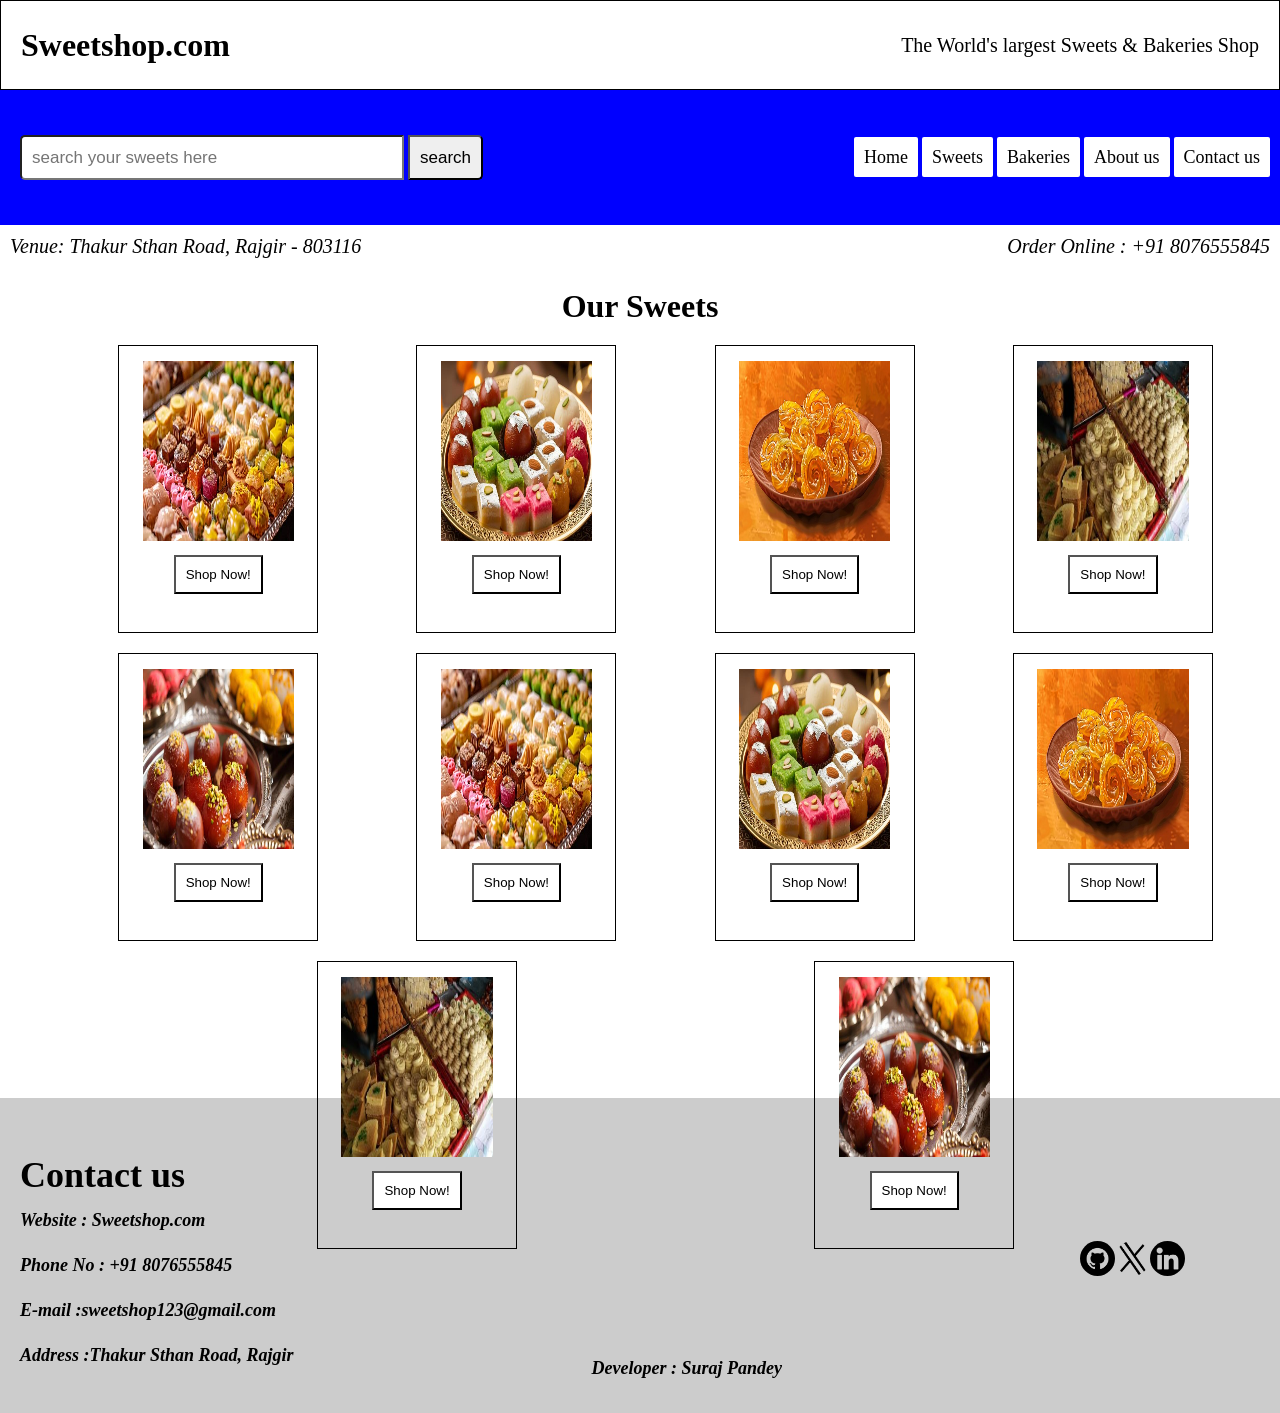
<file: sweetshop/sweets.com/index.html>
<!doctype html>
<html lang="en-us">
  <head>
    <meta charset="utf-8">
    <meta name="viewport" content="width=device-width, initial-scale=1.0">
    <title>Sweets Collection</title>
    <link rel="stylesheet" href="style.css">
  </head>
  <body>
    <header>
      <div class="logo">
        <h1>Sweetshop.com</h1>
      </div>
      <div class="banner">
        <p>The World's largest Sweets & Bakeries Shop
        </p>
      </div>
    </header>
    <main>
      <section>
        <form>
          <input type="text" placeholder="search your sweets here" class="search">
          <input type="submit" value="search" class="submit">
        </form>
        <div class="nav-bar">
          <a href="../index.html">Home</a>
          <a href="#shop">Sweets</a>
          <a href="#shop">Bakeries</a>
          <a href="#contact">About us</a>
          <a href="#contact">Contact us</a>
        </div>
      </section>
      <div class="add">
        <address>Venue: Thakur Sthan Road, Rajgir - 803116</address>
        <address>Order Online : +91 8076555845</address>
      </div>
        </div>
      <div class="shop" id="shop">
        <h1 style="text-align:center;">Our Sweets</h1>
        <div class="image">
           <div class="shop-item">
          <img src="picture/s1.jpg">
          <button class="btn">Shop Now!</button>
        </div>
        <div class="shop-item">
          <img src="picture/s2.jpg">
          <button class="btn">Shop Now!</button>
        </div>
        <div class="shop-item">
          <img src="picture/s3.jpg">
          <button class="btn">Shop Now!</button>
        </div>
        <div class="shop-item">
          <img src="picture/s4.jpg">
          <button class="btn">Shop Now!</button>
        </div>
        <div class="shop-item">
          <img src="picture/s5.jpg">
          <button class="btn">Shop Now!</button>
        </div>
        <div class="shop-item">
          <img src="picture/s1.jpg">
          <button class="btn">Shop Now!</button>
        </div>
        <div class="shop-item">
          <img src="picture/s2.jpg">
          <button class="btn">Shop Now!</button>
        </div>
        <div class="shop-item">
          <img src="picture/s3.jpg">
          <button class="btn">Shop Now!</button>
        </div>
        <div class="shop-item">
          <img src="picture/s4.jpg">
          <button class="btn">Shop Now!</button>
        </div>
        <div class="shop-item">
          <img src="picture/s5.jpg">
          <button class="btn">Shop Now!</button>
        </div>
        </div>
      </div>
    </main>
    <footer id="contact">
      <div class="f-add">
        <h1>Contact us</h1>  
        <address>Website : Sweetshop.com</address>
        <address>Phone No : +91 8076555845</address>
        <address>E-mail :sweetshop123@gmail.com</address>
        <address>Address :Thakur Sthan Road, Rajgir</address>
      </div>    
    <div class="dev">
      <address>
      Developer : Suraj Pandey
      </address>
    </div>
    <div class="link">
      <a href="http://surajpandey-09124.github.io/">
        <img src="picture/g1.png">
      </a>
      <a href="https://www.linkedin.com/in/surajpandey09124">
        <img src="picture/g2.png">
      </a>
      <a href="https://www.linkedin.com/in/surajpandey09124">
        <img src="picture/g3.png">
      </a>
    </div>
    </footer>
  </body>
</html>
</file>
<file: style.css>
*{
    padding:0px;
    margin:0px;
    box-sizing:border-box;
}

body{
background:#1e1e1e;
font-family:sans-serif;
color:#a0a0a0;
line-height:1.6;
}

.main{
    width:100%; 
    height:auto;
    display:flex;
}

.m1{
    width:30%;
    background:#2a2a2a;
    border:1px solid #3a3a3a;
    height:110vh;
    margin:50px 20px 0 90px;
    border-radius:16px;
    padding:40px;    
}

.m2{
    width:50%;
    background:#2a2a2a;
    border:1px solid #3a3a3a;
    height:340vh;
    /* float:left; */
    margin:50px 0 0 90px;
    border-radius:16px;
    padding:40px;
}

/* profile information */

.profile{
   display:flex;
   justify-content:center;
   align-items:center;
   flex-direction:column; 
}

.profile div{
    width:200px;
    height:200px;
    border-radius:50%;
    /* margin-left:80px; */
    border:1px solid #2a2a2a;
}

.profile img{
width:100%;
height:100%;
border-radius:50%;
/* margin:50px 0 0 100px; */
border:1px solid #2a2a2a;
}

.profile h1{
    margin-top:20px;
    /* margin-left:110px; */
    color:#e0e0e0;
}

.profile p{
    display:inline-block;
    margin-top:10px;
    /* margin-left:140px; */
    background:#1e1e1e;
    border:1px solid #3a3a3a;
    color:#ffbf00;
}

/* contact information */
.contact{
    margin-top:30px;
    border-top:2px solid #3a3a3a;
    padding-top:30px;
}

.email,.phone{
    margin-bottom:15px;
}

.value{
text-decoration:none;
color:#e0e0e0
}

/* social information */
.social{
    border-top:2px solid #3a3a3a;
    margin-top:30px;
    padding-top:30px;
    text-align:center;
}

.social img{
    width:30px;
    height:30px;
    margin-left:5px;
    filter:grayscale(1) invert(0.7);
    transition:filter 0.3 ease;
}

.social img:hover{
    filter:grayscale(0) invert(0);
}

/* m2 information */
/* navigation */
.navigation{
    border-bottom:2px solid #3a3a3a;
    margin-bottom:20px;
    padding-bottom:20px;
}

.flex{
    display:flex;
    justify-content:flex-end;
    gap:20px;
    /* padding-right:10px; */
}

.flex a{
    text-decoration:none;
    color:#a0a0a0;
    transition:color 0.3s ease;
    
}

.n1,.flex a:hover{
    color:#ffbf00;
}

/* about me */
.heading{
    color:#e0e0e0;
    margin-bottom:15px;
}

.line{
    width:60px;
    height:5px;
    margin-bottom:20px;
    background:#ffbf00;
}

.content{
    text-align:justify;
}

/* skill */
#about{
    margin-bottom:40px;
}

.grid{
    display:flex;
    justify-content:space-around;
}

.item{
    padding:20px;
    border-radius:10px;
    border:2px solid #3a3a3a;
    text-align:center;
    margin-top:20px;
    transition:transform 0.3s ease, box-shadow 0.3s ease;
}

.item img{
    width:48px;
    height:48px;
}

.item:hover{
    transform:scale(1.1);
    box-shadow:0 0 10px 5px rgba(0,0,0,0.3);
}

/* Education */
#skill{
    margin-bottom:40px;
}

#skill li{
    margin:10px 0 0 20px;
}

.year{
    margin-bottom:5px;
}

.degree{
    color:#e0e0e0;
    margin-bottom:5px;
}

.college{
    margin-bottom:10px;
}

.e1,.e2,.e3,.e4{
    margin-bottom:30px;
    position:relative;
    padding-left:25px;
}

.circle{
    width:15px;
    height:15px;
    border-radius:50%;
    border:3px solid #ffbf00;
    position:absolute;
    top:5px;
    left:0px;
    z-index:5;
}

.edu{
    position:relative;
}

.liner{
    position:absolute;
    width:2px;
    top:0px;
    bottom:0px;
    left:5px;
    border:2px solid #3a3a3a;
    /* border:2px solid red; */
}

.education{
    margin-top:40px;
}

/* Portfolio */
.project{
    display:grid;
    grid-template-columns:1fr 1fr;
    gap:25px;
    margin-top:30px;
}

.project img{
    height:180px;
    width:100%;
    object-fit:cover;
    border-radius:10px;
}

.project span{
    color:#ffbf00;
}

#port .w{
  display:flex;
  justify-content:space-evenly;
  flex-wrap:wrap;
}

#port .w div{
  width:300px;
  height:200px;
  border:2px groove #e0e0e0;
  margin-top:50px;
  margin-bottom:20px;
  padding:10px;
  transition:transform 0.6s ease, box-shadow 0.3s ease;
}

#port .w div:hover{
  transform:scale(1.1);
  box-shadow:0 0 10px 5px rgba(0,0,0,0.3);
}

#port img{
  width:100%;
  height:180px;
  /* padding:10px; */
}

#port p{
  margin:10px;
  color:#e0e0e0;
  text-align:center;
  font-weight:600;
}


@media only screen and (max-width:768px){

.main{
    flex-direction:column;
}

.m1{
    width:70%;
    text-align:center;
}

.m2{
    width:80%;
    height:auto;
    margin:30px auto;
    /* border:1px solid white; */
}

.flex{
    justify-content:center;
}

.project{
    grid-template-columns:1fr;
}

.grid{
    flex-direction:column;
    align-items:center;
}

}
</file>
<file: address_maker.com/style.css>
*{
    box-sizing:border-box;
}

body{
    background:url(picture/page_bg2.jpg);
}

#head{
    color:white;
    font-family:sans-serif;
    font-size:50px;
    margin:0;
}

#head2{
    color:white;
    font-family:sans-serif;
    font-size:20px;
    margin-top:10px;
}

#s1{
    color:white;
    font-size:30px;
    font-family:centurygothic;
    margin:50px;
}

form{
    color:white;
    margin-left:100px;
}

#s2,#s3,#s4,#s5,#s6,#s7{
    color:white;
    background:none;
    border:2px solid white;
    width:400px;
    height:30px;
}

#s8{
    background:none;
    border:2px solid white;
    margin-left:320px;
    margin-top:10px;
    width:80px;
    height:30px;
    color:white;
}

#s9{
    width:500px;
    height:300px;
    border:2px solid white;
    position:absolute;
    top:180px;
    left:800px;
    background:url(picture/card.jpg);
}

ul{
    list-style:none;
    display:flex;
    justify-content:space-around;
}

#d1,#d2,#d3,#d4{
    display:inline-block;
    background:white;
    font-weight:bold;
    width:80px;
    height:20px;
    text-align:center;
    margin-top:90px;
    margin-right:30px;
}

#d5{
    color:yellow;
    font-family:centurygothic;
    margin:10px;
    height:150px;
    overflow:auto;
    font-size:20px;
}

@media (max-width: 768px){

  #s1{
    margin:20px;
    text-align:center;
  }

  form{
    margin-left:20px;
  }

  #s2,#s3,#s4,#s5,#s6,#s7{
    width:90%;
  }

  #s8{
    margin-left:0;
    display:block;
    margin-top:10px;
  }

  #s9{
    position:static;   /* IMPORTANT */
    width:90%;
    margin:20px auto;
  }

  ul{
    flex-wrap:wrap;
    gap:10px;
  }

  #d1,#d2,#d3,#d4{
    margin:10px;
  }
}
</file>
<file: beautyproducts.com/style.css>
body{
background-image:url(picture/c1.jpg);
box-sizing:border-box;
padding:0;
margin:0;
background-size:100% 750px;
background-attachment:fixed;
}

/*Starts Home Page Heading code*/

div{
width:100%;
height:250px;
background-color:rgba(0,0,0,0.6);
box-sizing:border-box;
padding:30px;
}

.welcome{
color:white;
text-align:center;
font-family:verdana;
font-size:70px;
padding:0;
margin:0;
}

.menu{
width:600px;
height:70px;
box-sizing:border-box;
margin-top:10px;
}

.menu_item{
width:20%;
height:70px;
border:2px;
border-style:solid;
border-color:#ccc;
box-sizing:border-box;
text-align:center;
}

a{
text-decoration:none;
color:white;
font-size:20;
font-family:sans-serif;
}

/*End Home Page Heading code*/

/*Start Home Page Section coding*/

.home_section{
width:700px;
height:450px;
background-color:rgba(0,0,0,0.6);
float:right;
box-sizing:border-box;
}

.logo{
width:150px;
height:150px;
border-width:5px;
border-color:white;
border-style:solid;
margin-top:90px;
}

.logo_text{
font-size:130px;
color:white;
font-family:verdana;
margin-top:-10px;
}

.domain{
color:white;
font-family:verdana;
font-size:30px;
text-align:center;
margin:0;
}

/*End Home Page Section coding*/

/*Start Login Page Heading code*/

.domain_name{
margin:0;
padding:0;
text-align:center;
font-family:sans-serif;
font-size:60px;
color:white;
}
/*End Login Page Heading coding*/

/*Start Login Page Section coding*/

fieldset{
width:380px;
height:250px;
border-width:3px;
border-style:groove;
border-color:white;
margin-top:50px;
margin-left:150px;
}

.login_section{
width:700px;
height:450px;
background-color:rgba(0,0,0,0.6);
float:right;
box-sizing:border-box;

}

legend{
color:white;
font-family:centurygothic;
font-size:30px;
font-weight:bold;
}

.login_form{
color:white;
font-size:20px;
font-family:centurygothic;
}

.user_name{
width:100%;
height:25px;
border:none;
background-color:inherit;
border-width:2px;
border-style:solid;
border-color:white;
margin-top:10px;
}

.password{
width:100%;
height:25px;
border:none;
background-color:inherit;
border-width:2px;
border-style:solid;
border-color:white;
margin-top:10px;
}

.login{
float:right;
width:100px;
height:30px;
border:none;
background-color:inherit;
border-width:2px;
border-color:white;
border-style:solid;
font-family:centurygothic;
color:white;
font-size:20px;
}

/*End Login Page Section coding*/

/*Start signup Heading code*/
body{
background-image:url(picture/c1.jpg)
padding:0px;
margin:0px;
background-size:100% 750px;
box-sizing:border-box;
}

.signup_div{
width:100%;
height:250px;
background-color:rgba(0,0,0,0.6);
}

.signup_name{
color:white;
text-align:center;
font-family:sans-serif;
font-size:60px;
margin:0;
padding:0;
}

.signup_menu{
width:600px;
height:70px;
box-sizing:border-box;
margin-top:-10px;
}

.signup_menuitem{
width:20%;
height:70px;
border-width:2px;
border-color:#ccc;
border-style:solid;
font-family:centurygothic;
font-size:20px;
color:white;
box-sizing:border-box;
}

/*End signup Heading code*/

/*start signup section coding*/
.signup_sec{
width:700px;
height:450px;
background-color:rgba(0,0,0,0.6);
float:right;
box-sizing:border-box;
}

.signup_set{
width:380px;
height:300px;
border-width:3px;
border-style:groove;
border-color:white;
margin-top:50px;
margin-left:150px;
}

.signup_legend{
color:white;
font-family:centurygothic;
font-size:30px;
font-weight:bold;
}


.signup_form{
color:white;
font-size:20px;
font-family:centurygothic;
}

.signup_name{
width:100%;
height:25px;
border:none;
background-color:inherit;
border-width:2px;
border-style:solid;
border-color:white;
margin-top:10px;
font-size:20px;
}

.signup_email{
width:100%;
height:25px;
border:none;
background-color:inherit;
border-width:2px;
border-style:solid;
border-color:white;
margin-top:10px;
font-size:20px;
}

.signup_phone{
width:100%;
height:25px;
border:none;
background-color:inherit;
border-width:2px;
border-style:solid;
border-color:white;
margin-top:10px;
font-size:20px;
}

.signup_submit{
float:right;
width:100px;
height:30px;
border:none;
background-color:inherit;
border-width:2px;
border-color:white;
border-style:solid;
font-family:centurygothic;
color:white;
font-size:20px;
}

/*end signup section coding*/

/*start contact section coding*/
.contact{
font-size:20px;
font-style:normal;
font-family:centurygothic;
line-height:40px;
color:white;
}
/*end contact section coding*/

/*start product section coding*/
.product_section{
width:100%;
height:1900px;
box-sizing:border-box;
border-width:1px;
border-style:solid;
float:left;
overflow:auto;
}

.brand{
width:100%;
height:400px;
float:left;
background-color:rgba(255,255,255,0.8);
box-sizing:border-box;
}

.brand_heading{
text-align:center;
font-family:centurygothic;
font-size:40px;
}

.brand_pic{
width:200px;
height:80px;
border-width:3px;
border-color:black;
box-sizing:border-box;
float:left;
border-style:solid;
margin:40px;
margin-top:0px;
}

.img_brand{
width:200px;
height:80px;
}

.product_search{
width:60%;
height:50px;
box-sizing:border-box;
margin-left:320px;
border:none;
border-width:1px;
border-style:groove;
border-color:#ccc;
padding:10px;
margin-top:10px;
font-size:18px;
}

.zest_div{
width:100%;
height:500px;
box-sizing:border-box;
background-color:rgba(0,0,0,0.6);
float:left;
}

.zest_logo{
color:white;
font-family:centurygothic;
font-size:40px;
text-align:center;
}

.zest_nav{
width:250px;
height:300px;
border-width:2px;
border-style:solid;
border-color:white;
float:left;
box-sizing:border-box;
margin:55px;
margin-top:0px;
}

.zest_img{
width:250px;
height:250px;
box-sizing:border-box;
}

.shop_now{
margin-top:-4px;
width:249px;
height:47px;
box-sizing:border-box;
font-family:sans-serif;
font-size:20px;
}

.a_shop{
text-decoration:none;
color:black;
}

.dove_div{
width:100%;
height:500px;
box-sizing:border-box;
background-color:rgba(0,0,0,0.6);
float:left;
}

.dove_logo{
color:white;
text-align:center;
font-family:centurygothic;
font-size:40px;
}

.dove_nav{
width:250px;
height:300px;
border-width:2px;
border-color:white;
border-style:solid;
float:left;
box-sizing:border-box;
margin:55px;
margin-top:0;
}

.dove_img{
width:250px;
height:250px;
box-sizing:border-box;
}

.persona_div{
width:100%;
height:500px;
background-color:rgb(0,0,0,0.6);
float:left;
box-sizing:border-box;
}

.persona_logo{
color:white;
text-align:center;
font-family:centurygothic;
font-size:40px;
}

.persona_niv{
width:250px;
height:300px;
border-width:2px;
border-color:white;
border-style:solid;
margin:55px;
margin-top:0px;
float:left;
box-sizing:border-box;
}

.amica_div{
width:100%;
height:500px;
background-color:rgba(0,0,0,0.6);
float:left;
box-sizing:border-box;
}

.amica_logo{
color:white;
text-align:center;
font-family:centurygothic;
font-size:40px;
}

.amica_nav{
width:250px;
height:300px;
border-width:2px;
border-color:white;
border-style:solid;
float:left;
box-sizing:border-box;
margin:55px;
margin-top:0px;
}

.amazing_div{
width:100%;
height:500px;
background-color:rgba(0,0,0,0.6);
float:left;
box-sizing:border-box;
}

.amazing_logo{
color:white;
text-align:center;
font-size:40px;
font-family:centurygothic;
}

.amazing_nav{
width:250px;
height:300px;
border-width:2px;
border-color:white;
border-style:solid;
float:left;
box-sizing:border-box;
margin:55px;
margin-top:0px;
}
/*end product section coding*/

/*start product footer coding*/

footer{
width:100%;
height:60px;
background-color:rgba(255,255,255,0.8);
box-sizing:border-box;
float:left;
}

.dev_name{
text-align:center;
font-family:centurygothic;
color:black;
font-size:20px;
}
/*end product footer coding*/
</file>
<file: calculator_2/style.css>
*{
    box-sizing:border-box;
}

h1{
    color:#aaa;
}

#main{
    width:350px;
    height:460px;
    border:2px groove #ccc;
    margin:50px auto;
    border-radius:10px;
}

#n1{
    width:95%;
    height:100px;
    border:2px groove #ccc;
    margin:10px 0 0 8px;
    border-radius:10px;
    font-size:20px;
    font-weight:bold;
    display:flex;
    justify-content:center;
    align-items:center;
}

#b1,#b2,#b3,#b4,#b5,#b6,#b7,#b8,#b9,#b10,#b11,#b12,#b13,#b14,#b15,#b16,#b17,#b18{
    width:25%;
    height:30px;
    color:white;
    background:black;
    border-radius:10px;
    font-weight:bold;
    margin:20px 0 5px 17px;
    font-size:20px;
}
</file>
<file: portfolio2.com/style.css>
/*.circle{
width:30px;
height:30px;
background:orange;
border-radius:50%;
margin:30px 0 0 10px;
}*/

body{
background:#efefef;
}

ul{
list-style:none;
padding:0;
margin:0;
}

.name{
display:inline-block;
margin:30px 0 0 30px;
font-weight:bold;
font-size:25px;
}

.post{
display:inline-block;
margin-left:10px;
font-size:20px;
}

.contact{
float:right;
margin:30px 30px 0 20px;
font-size:20px;
}

.project{
float:right;
margin:30px 0 0 20px;
font-size:20px;
}

.resume{
float:right;
margin:30px 0 0 20px;
font-size:20px;
}

a{
text-decoration:none;
color:black;
}

section{
width:100%;
height:500px;
float:left;
margin-top:100px;
}

img{
width:400px;
height:400px;
border-radius:50%;
float:left;
margin-left:250px;
}

.hello{
margin-top:40px;
margin-left:700px;
}

.about{
margin-left:700px;
}

p{
margin-left:700px;
}

.c1{
width:150px;
height:150px;
background:orange;
border-radius:50%;
float:left;
margin-right:20px;
margin-top:30px;
font-family:centurygothic;
font-size:25px;
display:flex;
justify-content:center;
align-items:center;
margin-left:30px;
}

.c2{
width:150px;
height:150px;
background:red;
float:left;
border-radius:50%;
margin-right:20px;
margin-top:30px;
font-family:centurygothic;
font-size:25px;
display:flex;
justify-content:center;
align-items:center
}

.c3{
width:150px;
height:150px;
background:blue;
float:left;
border-radius:50%;
margin-right:20px;
margin-top:30px;
font-family:centurygothic;
font-size:25px;
display:flex;
justify-content:center;
align-items:center;
}

footer{
width:100%;
height:150px;
margin-top:10px;
float:left;
}

address{
font-size:20px;
margin:30px;
margin-right:170px;
float:left;
}

#img{
width:40px;
height:40px;
float:left;
margin:0;
margin-right:10px;
}
</file>
<file: sweetshop/style.css>
*{
  padding:0px;
  margin:0px;
  box-sizing:border-box;
}

header{
  width:100%;
  height:10vh;
  border:1px solid black;
  display:flex;
  justify-content:space-between;
  align-items:center;
}

.logo h1{
  padding-left:20px;
}

.banner p{
  padding-right:20px;
  font-size:20px;
}

section{
  width:100%;
  height:15vh;
  background:blue;
  display:flex;
  justify-content:space-between;
  align-items:center;
}

form{
  padding-left:20px;
}

.search{
  width:30vw;
  height:5vh;
  padding:10px;
  font-size:17px;
  border-top-left-radius:5px;
  border-bottom-left-radius:5px;
}

.submit{
  height:5vh;
  padding:0 10px 0 10px;
  font-size:17px;
  border-top-right-radius:5px;
  border-bottom-right-radius:5px;
}

.nav-bar{
  padding-right:10px;
}

.nav-bar a{
  text-decoration:none;
  background:white;
  color:black;
  padding:10px;
  font-size:18px;
  border-radius:2px;
}

.add{
  display:flex;
  justify-content:space-between;
  align-items:center;
  padding:10px;
}

.add address{
  font-size:20px;
}

.container{
  width:100%;
  height:auto;
  /* border:1px solid black; */
  margin-top:30px;
  display:flex;
  justify-content:space-between;
  padding-right:20px;
  flex-wrap:wrap;
}

.sweets{
  width:580px;
  height:520px;
  margin-left:30px;
  background:black;
}

.sweets h1{
  color:white;
  text-align:center;
  padding:10px;
}

.pic{
  display:flex;
  flex-wrap:wrap;
  justify-content:space-evenly;
  align-items:center;
}

.box{
  width:250px;
  height:200px;
  border:2px solid #ccc;
  margin:10px 0;
}

.box img{
  width:100%;
  height:100%;
}

table{
  border:none;
}

.name td{
  background:black;
  color:white;
  font-size:20px;
  font-weight:bold;
}

.item{
  background:blue;
}

.item ol{
  color:white;
  line-height:40px;
  font-weight:bold;
  list-style:none;
}

.field{
  width:100%;
  height:auto;
  /* border:1px solid black; */
  margin-top:30px;
  padding-left:20px;
  padding-right:20px;
  display:flex;
  justify-content:space-between;
  align-items:center;
}

fieldset{
  width:550px;
  height:62vh;
}

fieldset .text{
  width:90%;
  height:30px;
}

fieldset form{
  margin-top:10px;
}

textarea{
  width:90%;
  height:50px;
}

fieldset .order{
  padding:10px;
  position:relative;
  left:54vh;
}

.about{
  width:450px;
  height:62vh;
  border:1px solid black;
  margin-top:15px;
}

.data{
  line-height:22px;
  padding:15px;
  text-align:justify;
}

.shop{
  width:100%;
  height:50vh;
  /* border:1px solid black; */
  margin-top:30px;
  padding:0 20px 0 20px;
  text-align:center;
}

.shop-item{
  width:200px;
  height:32vh;
  border:1px solid black;
  margin-top:20px;
  padding:15px;
}

.shop-item img{
  width:90%;
  height:20vh;

}

.image{
  /* width:80%; */
  /* margin:0 auto; */
  /* border:1px solid black; */
  display:flex;
  justify-content:space-evenly;
  align-items:center;
}


.btn{
  text-align:center;
  background:white;
  padding:10px;
  margin-top:10px;
}

footer{
  width:100%;
  height:35vh;
  background:#ccc;
  display:flex;
  justify-content:space-between;
  align-items:center;
}

.f-add{
 line-height:45px;
 padding-left:20px; 
 font-weight:bold;
 padding-top:20px;
  font-size:18px;
}

.dev{
  padding-top:25vh;
  font-weight:bold;
  font-size:18px;
}

.link{
  width:200px;
  height:30px;
  display:flex;
}

.link img{
  width:35px;
  height:35px;
  border-radius:100%;
  gap:15px;
}

@media (max-width: 768px){

  /* Header */
  header{
    flex-direction: column;
    height:auto;
    text-align:center;
  }

  .logo h1, .banner p{
    padding:5px 0;
  }

  /* Search + nav */
  section{
    flex-direction: column;
    height:auto;
    padding:10px 0;
  }

  .search{
    width:70%;
  }

  .nav-bar{
    margin-top:10px;
    text-align:center;
  }

  .nav-bar a{
    display:inline-block;
    margin:5px;
  }

  /* Address */
  .add{
    flex-direction: column;
    text-align:center;
    gap:10px;
  }

  /* Main container */
  .container{
    flex-direction: column;
    padding:10px;
  }

  .sweets{
    width:100%;
    height:auto;
    margin:10px 0;
  }

  .box{
    width:45%;
    height:auto;
  }

  .items{
    width:100%;
    margin-top:20px;
  }

  table{
    width:100%;
  }

  /* Fieldset + About */
  .field{
    flex-direction: column;
  }

  fieldset{
    width:100%;
    height:65vh;
  }

  .about{
    width:100%;
    height:auto;
    margin-top:20px;
  }

  fieldset .order{
    left:0;
    display:block;
    margin:auto;
  }

  /* Shop section */
  .image{
    flex-direction: column;
  }

  .shop-item{
    width:60%;
    height:auto;
  }

  .shop{
    height:auto;
  }

  /* Footer */
  footer{
    flex-direction: column;
    height:auto;
    text-align:center;
    padding:20px 0;
    margin-top:8vh;
  }

  .dev{
    padding:10px 0;
  }

  .link{
    justify-content:center;
    gap:15px;
    margin-top:10px;
  }
}
</file>
<file: sweetshop/sweets.com/style.css>
*{
  padding:0px;
  margin:0px;
  box-sizing:border-box;
}

header{
  width:100%;
  height:10vh;
  border:1px solid black;
  display:flex;
  justify-content:space-between;
  align-items:center;
}

.logo h1{
  padding-left:20px;
}

.banner p{
  padding-right:20px;
  font-size:20px;
}

section{
  width:100%;
  height:15vh;
  background:blue;
  display:flex;
  justify-content:space-between;
  align-items:center;
}

form{
  padding-left:20px;
}

.search{
  width:30vw;
  height:5vh;
  padding:10px;
  font-size:17px;
  border-top-left-radius:5px;
  border-bottom-left-radius:5px;
}

.submit{
  height:5vh;
  padding:0 10px 0 10px;
  font-size:17px;
  border-top-right-radius:5px;
  border-bottom-right-radius:5px;
}

.nav-bar{
  padding-right:10px;
}

.nav-bar a{
  text-decoration:none;
  background:white;
  color:black;
  padding:10px;
  font-size:18px;
  border-radius:2px;
}

.add{
  display:flex;
  justify-content:space-between;
  align-items:center;
  padding:10px;
}

.add address{
  font-size:20px;
}

.container{
  width:100%;
  height:auto;
  /* border:1px solid black; */
  margin-top:30px;
  display:flex;
  justify-content:space-between;
  padding-right:20px;
  flex-wrap:wrap;
}

.sweets{
  width:580px;
  height:520px;
  margin-left:30px;
  background:black;
}

.sweets h1{
  color:white;
  text-align:center;
  padding:10px;
}

.pic{
  display:flex;
  flex-wrap:wrap;
  justify-content:space-evenly;
  align-items:center;
}

.box{
  width:250px;
  height:200px;
  border:2px solid #ccc;
  margin:10px 0;
}

.box img{
  width:100%;
  height:100%;
}

table{
  border:none;
}

.name td{
  background:black;
  color:white;
  font-size:20px;
  font-weight:bold;
}

.item{
  background:blue;
}

.item ol{
  color:white;
  line-height:40px;
  font-weight:bold;
  list-style:none;
}

.field{
  width:100%;
  height:auto;
  /* border:1px solid black; */
  margin-top:30px;
  padding-left:20px;
  padding-right:20px;
  display:flex;
  justify-content:space-between;
  align-items:center;
}

fieldset{
  width:550px;
  height:62vh;
}

fieldset .text{
  width:90%;
  height:30px;
}

fieldset form{
  margin-top:10px;
}

textarea{
  width:90%;
  height:50px;
}

fieldset .order{
  padding:10px;
  position:relative;
  left:54vh;
}

.about{
  width:450px;
  height:62vh;
  border:1px solid black;
  margin-top:15px;
}

.data{
  line-height:22px;
  padding:15px;
  text-align:justify;
}

.shop{
  width:100%;
  height:30vh;
  margin-top:20px;
  padding:0 20px 0 20px;
  text-align:center;
}

.shop-item{
  width:200px;
  height:32vh;
  border:1px solid black;
  margin-top:20px;
  padding:15px;
  margin-left:4vw;
}


.shop-item img{
  width:90%;
  height:20vh;

}

.image{
  width:100%;
  height:80vh;
  display:flex;
  justify-content:space-evenly;
  align-items:center;
  flex-wrap:wrap;
}


.btn{
  text-align:center;
  background:white;
  padding:10px;
  margin-top:10px;
}

footer{
  width:100%;
  height:35vh;
  background:#ccc;
  display:flex;
  justify-content:space-between;
  align-items:center;
  margin-top:60vh;
}

.f-add{
 line-height:45px;
 padding-left:20px; 
 font-weight:bold;
 padding-top:20px;
  font-size:18px;
}

.dev{
  padding-top:25vh;
  font-weight:bold;
  font-size:18px;
}

.link{
  width:200px;
  height:30px;
  display:flex;
}

.link img{
  width:35px;
  height:35px;
  border-radius:100%;
  gap:15px;
}

@media (max-width: 768px){

  /* Header */
  header{
    flex-direction: column;
    height:auto;
    text-align:center;
  }

  .logo h1, .banner p{
    padding:5px 0;
  }

  /* Search + nav */
  section{
    flex-direction: column;
    height:auto;
    padding:10px 0;
  }

  .search{
    width:70%;
  }

  .nav-bar{
    margin-top:10px;
    text-align:center;
  }

  .nav-bar a{
    display:inline-block;
    margin:5px;
  }

  /* Address */
  .add{
    flex-direction: column;
    text-align:center;
    gap:10px;
  }

  /* Shop section */
  
  .shop-item{
    width:30%;
    height:auto;
  }

  .shop{
    height:auto;
  }

  /* Footer */
  footer{
    flex-direction: column;
    height:auto;
    text-align:center;
    padding:20px 0;
    margin-top:105vh;
  }

  .dev{
    padding:10px 0;
  }

  .link{
    justify-content:center;
    gap:15px;
    margin-top:10px;
  }
}
</file>
